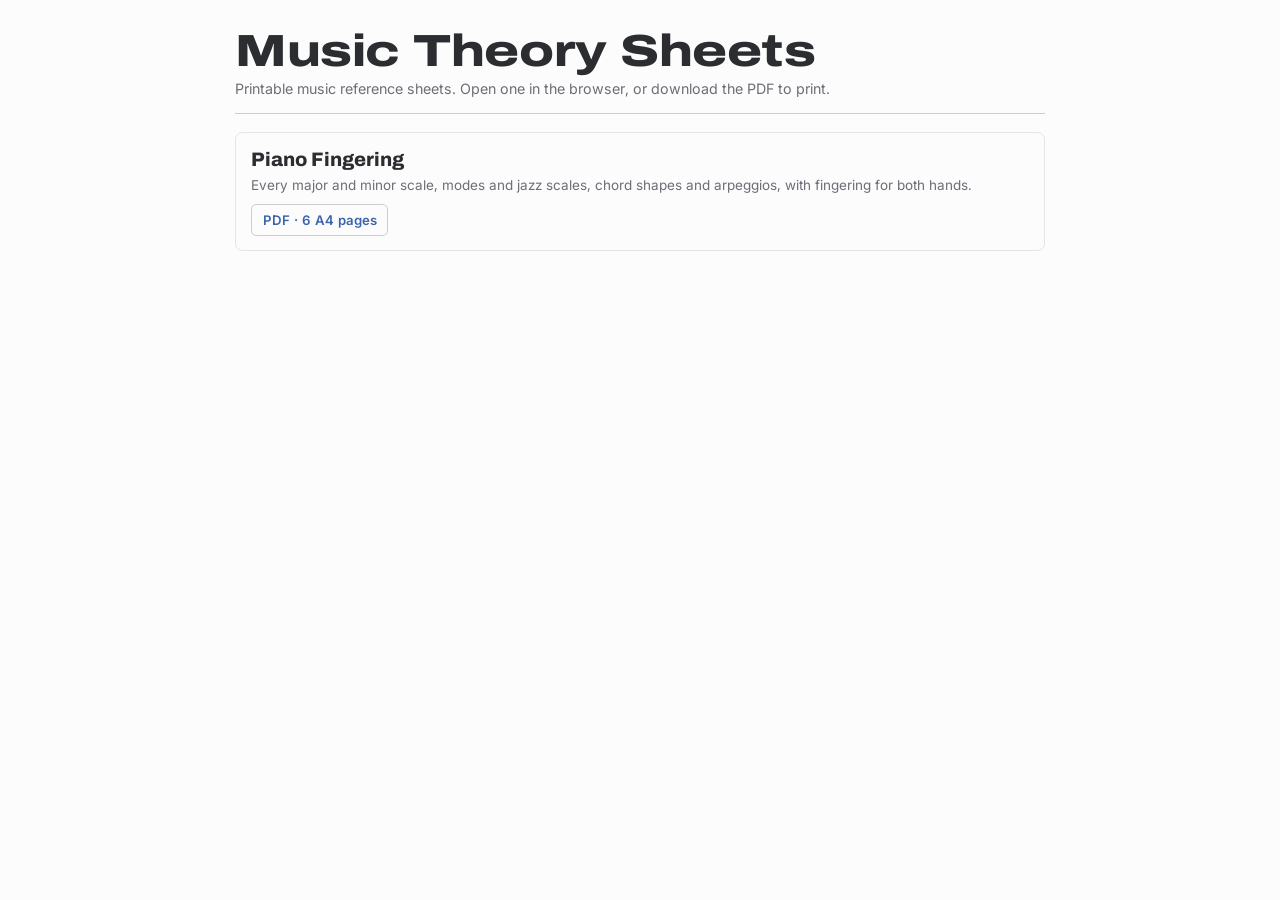
<file: docs/index.html>
<!doctype html>
<html lang="en"><head><meta charset="utf-8">
<meta name="viewport" content="width=device-width, initial-scale=1, viewport-fit=cover">
<meta name="robots" content="noindex, nofollow">
<title>Music Theory Sheets</title>
<link rel="stylesheet" href="https://fonts.googleapis.com/css2?family=Archivo:wdth,wght@62..125,400..900&family=Inter:wght@400;500;600;700&family=Noto+Sans+Symbols+2&display=swap">
<style>/* Layout: A4-sized "pages"; each sheet module decides what goes on which page.
   Every note is drawn as a small piano key with the right-hand finger above and the left-hand finger below.
   Rows of keys sit in alternating shaded bands so each row's fingers read as one unit. */
:root {
  /* Neutral greys, low contrast; keys are soft grey-white and charcoal rather than pure white and black. */
  --paper: #fcfcfd;
  --ink: #2b2d31;
  --muted: #6b6e75;
  --rule: #e4e5e8;
  --rule-strong: #cacdd2;
  --tint: #f2f3f5;
  --ivory: #f6f7f8;
  --ivory-ink: #36383d;
  --key-edge: #c8cbd1;
  --ebony: #3d4045;
  --ebony-ink: #f5f6f7;
  --rh: #3c64ad;
  --rh-soft: #e2e8f4;
  --lh: #b04a42;
  --lh-soft: #f4e2e0;
  --mark: #c99a45;
  --f-display: "Archivo", "Helvetica Neue", Arial, sans-serif;
  --f-text: "Inter", system-ui, -apple-system, "Segoe UI", Roboto, sans-serif;
  --f-acc: "Noto Sans Symbols 2", -apple-system, "Segoe UI Symbol", "DejaVu Sans", sans-serif;
}
@media (prefers-color-scheme: dark) {
  :root:not([data-theme="light"]) {
    --paper: #18191c; --ink: #e6e7ea; --muted: #9ea2aa; --rule: #2f3136; --rule-strong: #464950; --tint: #212328;
    --ivory: #d5d7db; --ivory-ink: #26282c; --key-edge: #8b8f97; --ebony: #383a40; --ebony-ink: #e9eaed;
    --rh: #8aa8e0; --rh-soft: #27304a; --lh: #e0938a; --lh-soft: #44282a; --mark: #d9b066; color-scheme: dark;
  }
}
:root[data-theme="dark"] {
  --paper: #18191c; --ink: #e6e7ea; --muted: #9ea2aa; --rule: #2f3136; --rule-strong: #464950; --tint: #212328;
  --ivory: #d5d7db; --ivory-ink: #26282c; --key-edge: #8b8f97; --ebony: #383a40; --ebony-ink: #e9eaed;
  --rh: #8aa8e0; --rh-soft: #27304a; --lh: #e0938a; --lh-soft: #44282a; --mark: #d9b066; color-scheme: dark;
}
body { background: var(--paper); color: var(--ink); }

.sheet {
  font-family: var(--f-text);
  font-size: 15px;
  line-height: 1.4;
  max-width: 54em;
  margin: 0 auto;
  padding-block: 2em 3em;
  padding-left: max(16px, env(safe-area-inset-left, 0px));
  padding-right: max(16px, env(safe-area-inset-right, 0px));
  font-variant-numeric: tabular-nums;
}
.page { display: flex; flex-direction: column; gap: .55em; }
.page > * { flex-shrink: 0; }
.page + .page { margin-top: 3em; padding-top: 2em; border-top: 1px solid var(--rule); }
.runhead { display: none; }

h1, h2, h3, h4 { font-family: var(--f-display); margin: 0; text-wrap: balance; }
h1 { font-size: 3em; font-weight: 800; font-stretch: 125%; letter-spacing: -.01em; line-height: .95; }
h2 { font-size: 1.45em; font-weight: 800; font-stretch: 112%; margin-top: .55em; letter-spacing: -.005em; }
h3 { font-size: .78em; font-weight: 700; text-transform: uppercase; letter-spacing: .08em; color: var(--muted); font-stretch: 100%; }
h4 { font-size: .74em; font-weight: 700; text-transform: uppercase; letter-spacing: .08em; color: var(--muted); margin-bottom: .25em; }
p { margin: 0; }
.sub { color: var(--muted); margin-top: .45em; font-size: .95em; }
.lead { font-size: .86em; color: var(--muted); max-width: 70ch; }
.lead b { color: var(--ink); }
.foot { font-size: .74em; color: var(--muted); margin-top: .3em; }
ul { margin: 0; padding-left: 1.05em; display: grid; gap: .2em; font-size: .84em; }
i { font-style: normal; }
i.rh, .lab.rh { color: var(--rh); font-weight: 700; }
i.lh, .lab.lh { color: var(--lh); font-weight: 700; }
.acc { font-family: var(--f-acc); font-size: .9em; line-height: 1; font-weight: 400; margin-left: -.06em; margin-right: -.05em; }

/* header */
.top { display: flex; flex-wrap: wrap; justify-content: space-between; align-items: flex-end; gap: 1.2em 2em; padding-bottom: .9em; border-bottom: 1.5px solid var(--rule-strong); }
.title { min-width: 0; }
.legend { display: flex; gap: 1.2em 2em; align-items: center; flex-wrap: wrap; }
.legend-l { display: grid; gap: .55em; justify-items: start; }
.thumbnote { display: flex; align-items: center; gap: .3em; font-size: .78em; color: var(--muted); }
.thumbnote span:last-child { margin-left: .25em; }
.fingers { display: grid; grid-template-columns: repeat(5, auto); gap: .3em; font-size: .78em; color: var(--muted); }
.fingers span { display: flex; flex-direction: column; align-items: center; gap: .1em; padding: .3em .45em; background: var(--tint); border-radius: .35em; }
.fingers b { font-size: 1.5em; color: var(--ink); font-family: var(--f-display); line-height: 1; }
/* sample key with its three labels lined up beside the right-hand finger, key and left-hand finger */
.howto { display: grid; grid-template-columns: auto auto; column-gap: .7em; align-items: stretch; }
.howto .c { font-size: 1.15em; }
.howto-t { display: grid; grid-template-rows: repeat(3, 1fr); align-items: center; font-size: .76em; color: var(--muted); line-height: 1.2; white-space: nowrap; }

.notes2 { display: grid; grid-template-columns: 1fr 1fr; gap: .4em 1.6em; padding: .7em 0 .2em; }
.notes2.tight { padding-top: .1em; }
.notes2 > div { min-width: 0; }

/* note cells: finger above, key, finger below */
.cells { display: grid; grid-template-columns: repeat(var(--n), minmax(1.7em, 2.75em)); gap: .3em; min-width: 0; }
.c { display: grid; grid-template-rows: 1.26em 1.6em 1.26em; row-gap: .1em; justify-items: center; align-items: center; text-align: center; }
.c-rh { grid-template-rows: 1.26em 1.6em; }
.c-lh { grid-template-rows: 1.6em 1.26em; }
.n {
  width: 100%; height: 100%; display: flex; align-items: center; justify-content: center;
  font-weight: 600; font-size: .86em; border: 1px solid var(--key-edge); border-radius: 0 0 .3em .3em;
  background: var(--ivory); color: var(--ivory-ink); box-sizing: border-box; white-space: nowrap;
}
.n.blk { background: var(--ebony); color: var(--ebony-ink); border-color: var(--ebony); }
.n.mk { border-color: var(--mark); box-shadow: inset 0 0 0 2px var(--mark); }
.f { font-weight: 700; font-size: 1em; line-height: 1; display: inline-flex; align-items: center; justify-content: center; width: 1.28em; height: 1.28em; border-radius: 50%; box-sizing: border-box; }
.f.rh { color: var(--rh); }
.f.lh { color: var(--lh); }
.f.th { position: relative; }
.f.th > span { position: relative; }
.f .ring { position: absolute; inset: 0; width: 100%; height: 100%; overflow: visible; }
.f .ring circle { stroke-width: 1.6; }
.f.th.rh .ring circle { fill: var(--rh-soft); stroke: var(--rh); }
.f.th.lh .ring circle { fill: var(--lh-soft); stroke: var(--lh); }

/* scale tables */
.srow, .shead { --cw: calc(8 * 2.75em + 7 * .3em); display: grid; grid-template-columns: 5.4em var(--cw) auto; justify-content: start; align-items: center; column-gap: 1.3em; padding-inline: .5em; }
.srow { padding-block: .22em; border-radius: .4em; }
.shead { font-size: .7em; --cw: calc((8 * 2.75em + 7 * .3em) / .7); grid-template-columns: calc(5.4em / .7) var(--cw) auto; column-gap: calc(1.3em / .7); padding: .2em calc(.5em / .7) .25em; color: var(--muted); text-transform: uppercase; letter-spacing: .06em; border-bottom: 1px solid var(--rule); }
.shead span:nth-child(2) { text-transform: none; letter-spacing: 0; }
.grp { display: grid; gap: .2em; padding: .25em 0; border-bottom: 1px solid var(--rule); }
.alt { background: var(--tint); }
.key { display: flex; flex-direction: column; line-height: 1.05; min-width: 0; }
.key b { font-family: var(--f-display); font-weight: 800; font-size: 1.3em; font-stretch: 110%; }
.key small { font-size: .66em; color: var(--muted); white-space: nowrap; }
.four { display: grid; gap: .1em; font-size: .8em; white-space: nowrap; }
.four i { font-size: .82em; margin-right: .2em; }

.chrom { padding: .2em 0; }
.chrom .cells { --n: 13; }

/* melodic */
.mels { display: grid; grid-template-columns: 1fr 1fr; gap: .8em 1.6em; }
.mel { display: grid; gap: .45em; min-width: 0; }
.mel-k { font-weight: 700; font-size: .84em; }
.mel-r { display: grid; grid-template-columns: 2.6em minmax(0, 1fr); align-items: end; gap: .4em; }
.dir { font-size: .7em; color: var(--muted); text-transform: uppercase; letter-spacing: .06em; padding-bottom: .5em; }

/* tables */
.tscroll { overflow-x: auto; }
.tt { border-collapse: collapse; width: 100%; font-size: .8em; }
.tt th, .tt td { text-align: left; padding: .26em .7em .26em 0; border-bottom: 1px solid var(--rule); vertical-align: baseline; white-space: nowrap; }
.tt thead th { font-size: .82em; color: var(--muted); text-transform: uppercase; letter-spacing: .06em; font-weight: 600; border-bottom: 1px solid var(--rule-strong); }
.tt tbody th { font-weight: 600; }
.tt .steps { letter-spacing: .05em; color: var(--muted); }
.tt .sym { font-weight: 700; }
.tt .how { color: var(--muted); }

/* chord cards */
.cgroup { display: grid; gap: .35em; margin-top: .3em; }
.cards { display: grid; grid-template-columns: repeat(auto-fill, minmax(12em, 1fr)); gap: .5em; }
.card { border: 1px solid var(--rule); border-radius: .45em; padding: .45em .6em .4em; display: grid; gap: .25em; min-width: 0; }
.card-t { display: flex; justify-content: space-between; gap: .5em; font-size: .78em; align-items: baseline; }
.card-t span { color: var(--muted); font-size: .92em; }
.card .cells { grid-template-columns: repeat(var(--n), 2.4em); }

/* extended */
.ext { display: grid; grid-template-columns: 1fr 1fr; gap: 0 1.6em; }
.erow { display: grid; grid-template-columns: 4.6em auto auto; justify-content: start; gap: .3em 1em; align-items: center; padding: .2em 0; border-bottom: 1px solid var(--rule); min-width: 0; }
.ehand { display: flex; align-items: center; gap: .4em; }
.ehand .cells { grid-template-columns: repeat(var(--n), 2.3em); }
.lab { font-size: .7em; letter-spacing: .05em; }

/* the seven white keys, each labelled with the mode it starts */
.whitemodes { display: grid; grid-template-columns: repeat(7, minmax(0, 1fr)); gap: .3em; padding: 0; max-width: 34em; }
.wm { display: grid; justify-items: center; align-content: start; gap: .1em; text-align: center; min-width: 0; }
.wm .c { width: 2.75em; }
.wm b { font-size: .8em; }
.wm small { font-size: .66em; color: var(--muted); line-height: 1; min-height: 1em; }

/* modes, jazz scales and more scales: name and formula, keys, sound */
.mrow, .xrow { display: grid; grid-template-columns: 10em var(--cw) minmax(0, 1fr); align-items: center; column-gap: 1.3em; padding-inline: .5em; }
.mrow { --cw: calc(8 * 2.75em + 7 * .3em); padding-block: .22em; border-radius: .4em; }
.xrow { --cw: calc(9 * 2.75em + 8 * .3em); padding-block: .3em; border-radius: .4em; }
.mgrp { display: grid; gap: .2em; padding: .25em 0; }
.mname { display: grid; gap: .12em; line-height: 1.15; min-width: 0; }
.mname b { font-family: var(--f-display); font-weight: 800; font-size: 1.05em; }
.mname .formula { font-size: .76em; letter-spacing: .02em; color: var(--muted); }
.mname .formula b { font-family: var(--f-text); font-size: 1em; font-weight: 700; color: var(--ink); }
.mname small { font-size: .7em; color: var(--muted); }
.msound { font-size: .76em; color: var(--muted); }
.msound .steps { letter-spacing: .04em; color: var(--ink); }
.c-none { grid-template-rows: 1.6em; }

/* arpeggios */
/* arpeggios: major list, minor list, and a side column with inversions and notes */
.arps { display: grid; grid-template-columns: auto auto minmax(0, 1fr); gap: 0 1.6em; }
.arps > div { display: grid; gap: .25em; align-content: start; min-width: 0; }
.arow { display: grid; grid-template-columns: 3.4em auto; justify-content: start; gap: .9em; align-items: center; padding: .22em .5em; border-radius: .4em; min-width: 0; }
.arow .cells { grid-template-columns: repeat(4, 2.75em); }
.arps > .arp-side { gap: .45em; }
.arp-side .card .cells { grid-template-columns: repeat(4, 2.4em); }
.arp-side .foot { margin: 0; }

/* chord types as two side-by-side tables */
.tt2 { display: grid; grid-template-columns: 1fr 1fr; gap: 0 1.6em; }
.tt2 > * { min-width: 0; }
.tt.ct2 { font-size: .74em; }
.two8 { display: grid; grid-template-columns: 1fr 1fr; gap: .5em 2em; padding: .35em 0 .5em; border-bottom: 1px solid var(--rule); }
.ex { display: grid; gap: .25em; min-width: 0; justify-items: start; }
.ex-t { font-size: .8em; }
.ex .cells { grid-template-columns: repeat(var(--n), 2.4em); }
.ex-c { font-size: .74em; color: var(--muted); }
.ex-c i { font-size: .9em; }

/* web: each section opens from its title; sections start closed */
.sec-controls { display: flex; gap: .5em; justify-content: flex-end; margin: 1.4em 0 .4em; }
.sec-controls button { font: inherit; font-size: .8em; color: var(--ink); background: var(--tint); border: 1px solid var(--rule-strong); border-radius: .4em; padding: .35em .8em; cursor: pointer; }
.sec-controls button:hover { background: var(--rule); }
.sec-controls button:focus-visible, details.sec > summary:focus-visible { outline: 2px solid var(--rh); outline-offset: 2px; }
details.sec { border-top: 1px solid var(--rule); }
details.sec:last-of-type { border-bottom: 1px solid var(--rule); }
details.sec > summary { list-style: none; cursor: pointer; position: relative; display: flex; flex-wrap: wrap; align-items: baseline; gap: .15em .9em; padding: .8em 2em .8em 0; }
details.sec > summary::-webkit-details-marker { display: none; }
details.sec > summary::after { content: ""; position: absolute; right: .4em; top: 50%; width: .5em; height: .5em; border-right: 2px solid var(--muted); border-bottom: 2px solid var(--muted); transform: translateY(-70%) rotate(45deg); transition: transform .15s; }
details.sec[open] > summary::after { transform: translateY(-25%) rotate(-135deg); }
details.sec > summary h2 { margin: 0; }
details.sec > summary:hover h2 { text-decoration: underline; text-decoration-thickness: 1px; text-underline-offset: .2em; }
.hint { font-size: .82em; color: var(--muted); }
.sec-body { display: flex; flex-direction: column; gap: .55em; padding: .1em 0 1.6em; }
.sec-body > * { flex-shrink: 0; }
@media (prefers-reduced-motion: reduce) { details.sec > summary::after { transition: none; } }
@media print { .sec-controls { display: none; } }

/* top bar on the GitHub Pages version of a sheet */
.sitenav {
  position: sticky; top: env(safe-area-inset-top, 0px); z-index: 5;
  display: flex; justify-content: space-between; align-items: center; gap: .8em 1.5em; flex-wrap: wrap;
  margin: -1.2em 0 1.4em; padding: .7em 0; background: var(--paper); border-bottom: 1px solid var(--rule);
}
.sitenav .back { color: var(--ink); font-weight: 600; font-size: .9em; text-decoration: none; }
.sitenav .back:hover, .sitenav .back:focus-visible { text-decoration: underline; }
@media print { .sitenav { display: none; } }

/* site index */
.sheets { list-style: none; padding: 0; margin: 1.2em 0 0; display: grid; gap: .6em; font-size: 1em; }
.sheets li { display: flex; flex-wrap: wrap; justify-content: space-between; align-items: center; gap: .6em 1.5em; padding: .9em 1em; border: 1px solid var(--rule); border-radius: .5em; }
.sheets li > div { min-width: 0; }
.sheet-link { font-family: var(--f-display); font-weight: 800; font-size: 1.3em; color: var(--ink); text-decoration: none; }
.sheet-link:hover, .sheet-link:focus-visible { text-decoration: underline; }
.sheets p { margin: .2em 0 0; color: var(--muted); font-size: .9em; }
.pdf { font-size: .88em; color: var(--rh); font-weight: 600; text-decoration: none; padding: .45em .8em; border: 1px solid var(--rule-strong); border-radius: .4em; white-space: nowrap; }
.pdf:hover, .pdf:focus-visible { background: var(--tint); }

@media (max-width: 640px) {
  .sheet:not(.print) { font-size: 13px; }
  .sheet:not(.print) .notes2, .sheet:not(.print) .mels, .sheet:not(.print) .arps { grid-template-columns: 1fr; }
  .sheet:not(.print) .srow { grid-template-columns: 4.3em minmax(0, 1fr); column-gap: .8em; }
  .sheet:not(.print) .four { grid-column: 2; display: flex; gap: 1em; }
  .sheet:not(.print) .shead { grid-template-columns: calc(4.3em / .7) minmax(0, 1fr); column-gap: calc(.8em / .7); }
  .sheet:not(.print) .shead span:last-child { display: none; }
  .sheet:not(.print) .ext, .sheet:not(.print) .two8 { grid-template-columns: 1fr; }
  .sheet:not(.print) .mrow, .sheet:not(.print) .xrow { grid-template-columns: minmax(0, 1fr); row-gap: .35em; }
  .sheet:not(.print) .whitemodes { gap: .15em; }
  .sheet:not(.print) .tt2 { grid-template-columns: 1fr; }
  .sheet:not(.print) h1 { font-size: 2.4em; }
}
@media (max-width: 420px) {
  .sheet:not(.print) { font-size: 12px; }
}

/* ---------- fixed A4 pages for the PDF (595 x 842 pt) ---------- */
.sheet.print {
  --paper: #ffffff; --ink: #2b2d31; --muted: #64676e; --rule: #e3e4e7; --rule-strong: #c8cbd0; --tint: #f2f3f5;
  --ivory: #f7f8f9; --ivory-ink: #36383d; --key-edge: #c5c8ce; --ebony: #3d4045; --ebony-ink: #f6f7f8;
  --rh: #3a62aa; --rh-soft: #e1e7f3; --lh: #ad4840; --lh-soft: #f3e0de; --mark: #c99a45;
  color-scheme: light;
  font-size: 9.6px; max-width: none; padding: 0; margin: 0; color: var(--ink); background: var(--paper);
}
.print .page { width: 595px; height: 842px; box-sizing: border-box; padding: 26px 30px 22px; overflow: hidden; gap: .5em; margin: 0; border: 0; break-after: page; }
.print .page + .page { margin-top: 0; padding-top: 26px; border-top: 0; }
.print .runhead { display: flex; justify-content: space-between; font-size: .72em; color: var(--muted); text-transform: uppercase; letter-spacing: .1em; padding-bottom: .5em; border-bottom: 1px solid var(--rule); margin-bottom: .1em; }
.print .p1 .runhead { display: none; }
.print h1 { font-size: 2.5em; }
.print .top { padding-bottom: .7em; flex-wrap: nowrap; gap: 1.6em; }
.print .title { flex: 1 1 auto; }
.print .legend { flex: none; gap: 1.5em; }
.print .notes2 { padding: .45em 0 0; }
.print .lead { max-width: none; }
.print h2 { font-size: 1.5em; margin-top: .4em; }
@media print {
  .page { break-after: page; }
  .page + .page { border-top: 0; margin-top: 0; }
}
</style>
<style>body{margin:0;font-size:14px}</style></head><body><div class="sheet"><header class="top"><div class="title"><h1>Music Theory Sheets</h1><p class="sub">Printable music reference sheets. Open one in the browser, or download the PDF to print.</p></div></header><ul class="sheets"><li><div><a class="sheet-link" href="piano-fingering.html">Piano Fingering</a><p>Every major and minor scale, modes and jazz scales, chord shapes and arpeggios, with fingering for both hands.</p></div><a class="pdf" href="piano-fingering.pdf" target="_blank" rel="noopener">PDF · 6 A4 pages</a></li></ul></div></body></html>
</file>
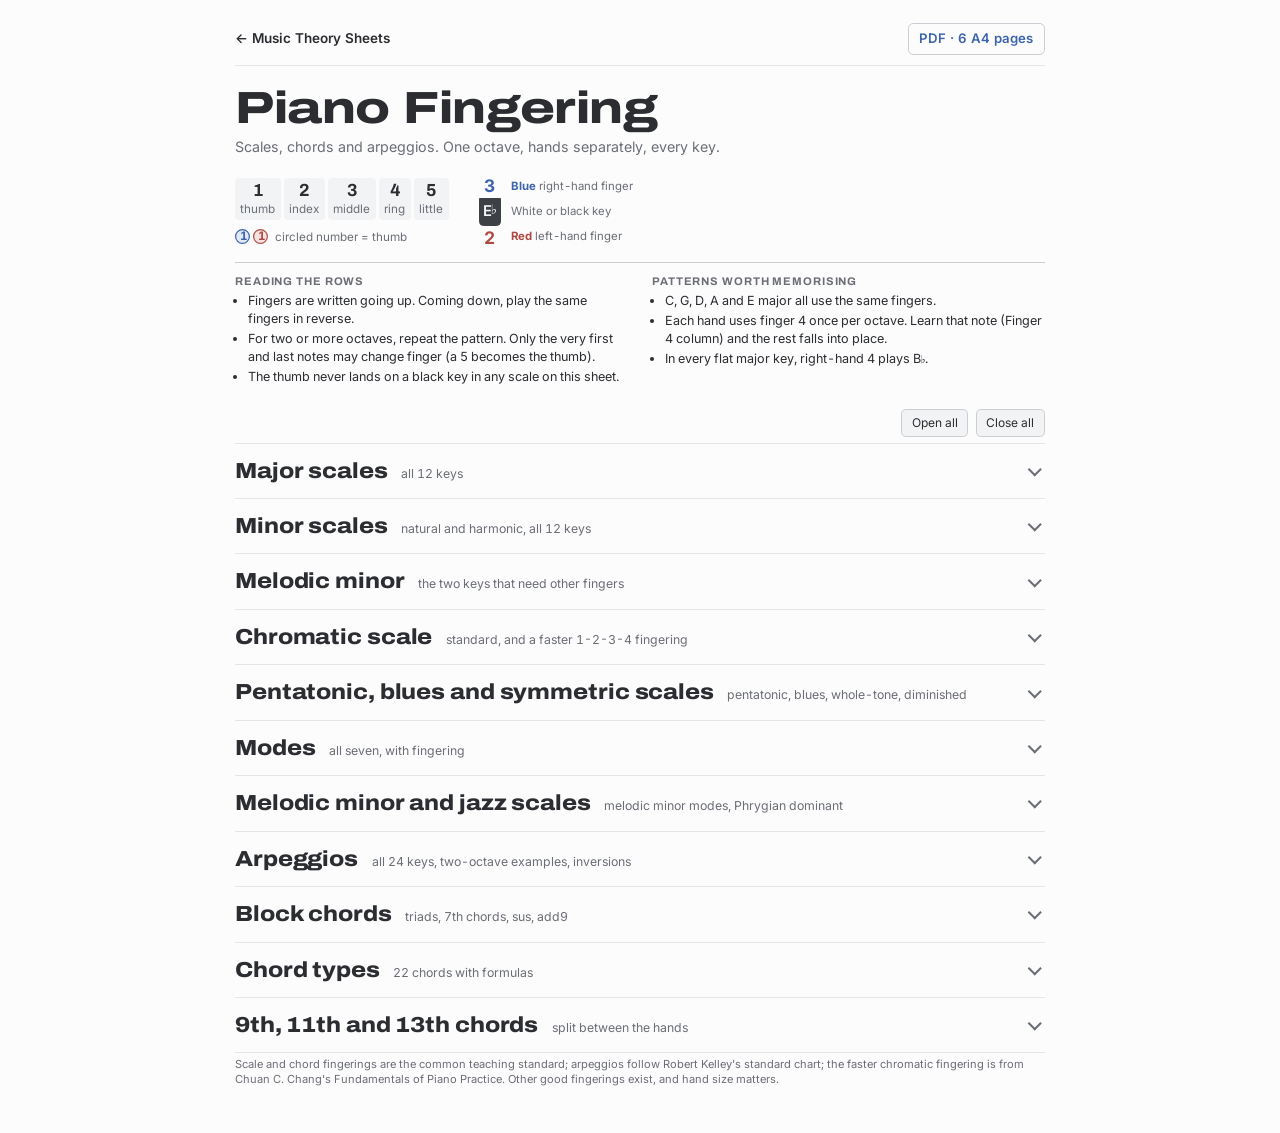
<file: docs/piano-fingering.html>
<!doctype html>
<html lang="en"><head><meta charset="utf-8">
<meta name="viewport" content="width=device-width, initial-scale=1, viewport-fit=cover">
<meta name="robots" content="noindex, nofollow">
<title>Piano Fingering Sheet</title>
<meta name="claude:viewport-fit-sides" content="cover">
<link rel="preconnect" href="https://fonts.googleapis.com">
<link rel="preconnect" href="https://fonts.gstatic.com" crossorigin>
<link rel="stylesheet" href="https://fonts.googleapis.com/css2?family=Archivo:wdth,wght@62..125,400..900&family=Inter:wght@400;500;600;700&family=Noto+Sans+Symbols+2&display=swap">
<style>/* Layout: A4-sized "pages"; each sheet module decides what goes on which page.
   Every note is drawn as a small piano key with the right-hand finger above and the left-hand finger below.
   Rows of keys sit in alternating shaded bands so each row's fingers read as one unit. */
:root {
  /* Neutral greys, low contrast; keys are soft grey-white and charcoal rather than pure white and black. */
  --paper: #fcfcfd;
  --ink: #2b2d31;
  --muted: #6b6e75;
  --rule: #e4e5e8;
  --rule-strong: #cacdd2;
  --tint: #f2f3f5;
  --ivory: #f6f7f8;
  --ivory-ink: #36383d;
  --key-edge: #c8cbd1;
  --ebony: #3d4045;
  --ebony-ink: #f5f6f7;
  --rh: #3c64ad;
  --rh-soft: #e2e8f4;
  --lh: #b04a42;
  --lh-soft: #f4e2e0;
  --mark: #c99a45;
  --f-display: "Archivo", "Helvetica Neue", Arial, sans-serif;
  --f-text: "Inter", system-ui, -apple-system, "Segoe UI", Roboto, sans-serif;
  --f-acc: "Noto Sans Symbols 2", -apple-system, "Segoe UI Symbol", "DejaVu Sans", sans-serif;
}
@media (prefers-color-scheme: dark) {
  :root:not([data-theme="light"]) {
    --paper: #18191c; --ink: #e6e7ea; --muted: #9ea2aa; --rule: #2f3136; --rule-strong: #464950; --tint: #212328;
    --ivory: #d5d7db; --ivory-ink: #26282c; --key-edge: #8b8f97; --ebony: #383a40; --ebony-ink: #e9eaed;
    --rh: #8aa8e0; --rh-soft: #27304a; --lh: #e0938a; --lh-soft: #44282a; --mark: #d9b066; color-scheme: dark;
  }
}
:root[data-theme="dark"] {
  --paper: #18191c; --ink: #e6e7ea; --muted: #9ea2aa; --rule: #2f3136; --rule-strong: #464950; --tint: #212328;
  --ivory: #d5d7db; --ivory-ink: #26282c; --key-edge: #8b8f97; --ebony: #383a40; --ebony-ink: #e9eaed;
  --rh: #8aa8e0; --rh-soft: #27304a; --lh: #e0938a; --lh-soft: #44282a; --mark: #d9b066; color-scheme: dark;
}
body { background: var(--paper); color: var(--ink); }

.sheet {
  font-family: var(--f-text);
  font-size: 15px;
  line-height: 1.4;
  max-width: 54em;
  margin: 0 auto;
  padding-block: 2em 3em;
  padding-left: max(16px, env(safe-area-inset-left, 0px));
  padding-right: max(16px, env(safe-area-inset-right, 0px));
  font-variant-numeric: tabular-nums;
}
.page { display: flex; flex-direction: column; gap: .55em; }
.page > * { flex-shrink: 0; }
.page + .page { margin-top: 3em; padding-top: 2em; border-top: 1px solid var(--rule); }
.runhead { display: none; }

h1, h2, h3, h4 { font-family: var(--f-display); margin: 0; text-wrap: balance; }
h1 { font-size: 3em; font-weight: 800; font-stretch: 125%; letter-spacing: -.01em; line-height: .95; }
h2 { font-size: 1.45em; font-weight: 800; font-stretch: 112%; margin-top: .55em; letter-spacing: -.005em; }
h3 { font-size: .78em; font-weight: 700; text-transform: uppercase; letter-spacing: .08em; color: var(--muted); font-stretch: 100%; }
h4 { font-size: .74em; font-weight: 700; text-transform: uppercase; letter-spacing: .08em; color: var(--muted); margin-bottom: .25em; }
p { margin: 0; }
.sub { color: var(--muted); margin-top: .45em; font-size: .95em; }
.lead { font-size: .86em; color: var(--muted); max-width: 70ch; }
.lead b { color: var(--ink); }
.foot { font-size: .74em; color: var(--muted); margin-top: .3em; }
ul { margin: 0; padding-left: 1.05em; display: grid; gap: .2em; font-size: .84em; }
i { font-style: normal; }
i.rh, .lab.rh { color: var(--rh); font-weight: 700; }
i.lh, .lab.lh { color: var(--lh); font-weight: 700; }
.acc { font-family: var(--f-acc); font-size: .9em; line-height: 1; font-weight: 400; margin-left: -.06em; margin-right: -.05em; }

/* header */
.top { display: flex; flex-wrap: wrap; justify-content: space-between; align-items: flex-end; gap: 1.2em 2em; padding-bottom: .9em; border-bottom: 1.5px solid var(--rule-strong); }
.title { min-width: 0; }
.legend { display: flex; gap: 1.2em 2em; align-items: center; flex-wrap: wrap; }
.legend-l { display: grid; gap: .55em; justify-items: start; }
.thumbnote { display: flex; align-items: center; gap: .3em; font-size: .78em; color: var(--muted); }
.thumbnote span:last-child { margin-left: .25em; }
.fingers { display: grid; grid-template-columns: repeat(5, auto); gap: .3em; font-size: .78em; color: var(--muted); }
.fingers span { display: flex; flex-direction: column; align-items: center; gap: .1em; padding: .3em .45em; background: var(--tint); border-radius: .35em; }
.fingers b { font-size: 1.5em; color: var(--ink); font-family: var(--f-display); line-height: 1; }
/* sample key with its three labels lined up beside the right-hand finger, key and left-hand finger */
.howto { display: grid; grid-template-columns: auto auto; column-gap: .7em; align-items: stretch; }
.howto .c { font-size: 1.15em; }
.howto-t { display: grid; grid-template-rows: repeat(3, 1fr); align-items: center; font-size: .76em; color: var(--muted); line-height: 1.2; white-space: nowrap; }

.notes2 { display: grid; grid-template-columns: 1fr 1fr; gap: .4em 1.6em; padding: .7em 0 .2em; }
.notes2.tight { padding-top: .1em; }
.notes2 > div { min-width: 0; }

/* note cells: finger above, key, finger below */
.cells { display: grid; grid-template-columns: repeat(var(--n), minmax(1.7em, 2.75em)); gap: .3em; min-width: 0; }
.c { display: grid; grid-template-rows: 1.26em 1.6em 1.26em; row-gap: .1em; justify-items: center; align-items: center; text-align: center; }
.c-rh { grid-template-rows: 1.26em 1.6em; }
.c-lh { grid-template-rows: 1.6em 1.26em; }
.n {
  width: 100%; height: 100%; display: flex; align-items: center; justify-content: center;
  font-weight: 600; font-size: .86em; border: 1px solid var(--key-edge); border-radius: 0 0 .3em .3em;
  background: var(--ivory); color: var(--ivory-ink); box-sizing: border-box; white-space: nowrap;
}
.n.blk { background: var(--ebony); color: var(--ebony-ink); border-color: var(--ebony); }
.n.mk { border-color: var(--mark); box-shadow: inset 0 0 0 2px var(--mark); }
.f { font-weight: 700; font-size: 1em; line-height: 1; display: inline-flex; align-items: center; justify-content: center; width: 1.28em; height: 1.28em; border-radius: 50%; box-sizing: border-box; }
.f.rh { color: var(--rh); }
.f.lh { color: var(--lh); }
.f.th { position: relative; }
.f.th > span { position: relative; }
.f .ring { position: absolute; inset: 0; width: 100%; height: 100%; overflow: visible; }
.f .ring circle { stroke-width: 1.6; }
.f.th.rh .ring circle { fill: var(--rh-soft); stroke: var(--rh); }
.f.th.lh .ring circle { fill: var(--lh-soft); stroke: var(--lh); }

/* scale tables */
.srow, .shead { --cw: calc(8 * 2.75em + 7 * .3em); display: grid; grid-template-columns: 5.4em var(--cw) auto; justify-content: start; align-items: center; column-gap: 1.3em; padding-inline: .5em; }
.srow { padding-block: .22em; border-radius: .4em; }
.shead { font-size: .7em; --cw: calc((8 * 2.75em + 7 * .3em) / .7); grid-template-columns: calc(5.4em / .7) var(--cw) auto; column-gap: calc(1.3em / .7); padding: .2em calc(.5em / .7) .25em; color: var(--muted); text-transform: uppercase; letter-spacing: .06em; border-bottom: 1px solid var(--rule); }
.shead span:nth-child(2) { text-transform: none; letter-spacing: 0; }
.grp { display: grid; gap: .2em; padding: .25em 0; border-bottom: 1px solid var(--rule); }
.alt { background: var(--tint); }
.key { display: flex; flex-direction: column; line-height: 1.05; min-width: 0; }
.key b { font-family: var(--f-display); font-weight: 800; font-size: 1.3em; font-stretch: 110%; }
.key small { font-size: .66em; color: var(--muted); white-space: nowrap; }
.four { display: grid; gap: .1em; font-size: .8em; white-space: nowrap; }
.four i { font-size: .82em; margin-right: .2em; }

.chrom { padding: .2em 0; }
.chrom .cells { --n: 13; }

/* melodic */
.mels { display: grid; grid-template-columns: 1fr 1fr; gap: .8em 1.6em; }
.mel { display: grid; gap: .45em; min-width: 0; }
.mel-k { font-weight: 700; font-size: .84em; }
.mel-r { display: grid; grid-template-columns: 2.6em minmax(0, 1fr); align-items: end; gap: .4em; }
.dir { font-size: .7em; color: var(--muted); text-transform: uppercase; letter-spacing: .06em; padding-bottom: .5em; }

/* tables */
.tscroll { overflow-x: auto; }
.tt { border-collapse: collapse; width: 100%; font-size: .8em; }
.tt th, .tt td { text-align: left; padding: .26em .7em .26em 0; border-bottom: 1px solid var(--rule); vertical-align: baseline; white-space: nowrap; }
.tt thead th { font-size: .82em; color: var(--muted); text-transform: uppercase; letter-spacing: .06em; font-weight: 600; border-bottom: 1px solid var(--rule-strong); }
.tt tbody th { font-weight: 600; }
.tt .steps { letter-spacing: .05em; color: var(--muted); }
.tt .sym { font-weight: 700; }
.tt .how { color: var(--muted); }

/* chord cards */
.cgroup { display: grid; gap: .35em; margin-top: .3em; }
.cards { display: grid; grid-template-columns: repeat(auto-fill, minmax(12em, 1fr)); gap: .5em; }
.card { border: 1px solid var(--rule); border-radius: .45em; padding: .45em .6em .4em; display: grid; gap: .25em; min-width: 0; }
.card-t { display: flex; justify-content: space-between; gap: .5em; font-size: .78em; align-items: baseline; }
.card-t span { color: var(--muted); font-size: .92em; }
.card .cells { grid-template-columns: repeat(var(--n), 2.4em); }

/* extended */
.ext { display: grid; grid-template-columns: 1fr 1fr; gap: 0 1.6em; }
.erow { display: grid; grid-template-columns: 4.6em auto auto; justify-content: start; gap: .3em 1em; align-items: center; padding: .2em 0; border-bottom: 1px solid var(--rule); min-width: 0; }
.ehand { display: flex; align-items: center; gap: .4em; }
.ehand .cells { grid-template-columns: repeat(var(--n), 2.3em); }
.lab { font-size: .7em; letter-spacing: .05em; }

/* the seven white keys, each labelled with the mode it starts */
.whitemodes { display: grid; grid-template-columns: repeat(7, minmax(0, 1fr)); gap: .3em; padding: 0; max-width: 34em; }
.wm { display: grid; justify-items: center; align-content: start; gap: .1em; text-align: center; min-width: 0; }
.wm .c { width: 2.75em; }
.wm b { font-size: .8em; }
.wm small { font-size: .66em; color: var(--muted); line-height: 1; min-height: 1em; }

/* modes, jazz scales and more scales: name and formula, keys, sound */
.mrow, .xrow { display: grid; grid-template-columns: 10em var(--cw) minmax(0, 1fr); align-items: center; column-gap: 1.3em; padding-inline: .5em; }
.mrow { --cw: calc(8 * 2.75em + 7 * .3em); padding-block: .22em; border-radius: .4em; }
.xrow { --cw: calc(9 * 2.75em + 8 * .3em); padding-block: .3em; border-radius: .4em; }
.mgrp { display: grid; gap: .2em; padding: .25em 0; }
.mname { display: grid; gap: .12em; line-height: 1.15; min-width: 0; }
.mname b { font-family: var(--f-display); font-weight: 800; font-size: 1.05em; }
.mname .formula { font-size: .76em; letter-spacing: .02em; color: var(--muted); }
.mname .formula b { font-family: var(--f-text); font-size: 1em; font-weight: 700; color: var(--ink); }
.mname small { font-size: .7em; color: var(--muted); }
.msound { font-size: .76em; color: var(--muted); }
.msound .steps { letter-spacing: .04em; color: var(--ink); }
.c-none { grid-template-rows: 1.6em; }

/* arpeggios */
/* arpeggios: major list, minor list, and a side column with inversions and notes */
.arps { display: grid; grid-template-columns: auto auto minmax(0, 1fr); gap: 0 1.6em; }
.arps > div { display: grid; gap: .25em; align-content: start; min-width: 0; }
.arow { display: grid; grid-template-columns: 3.4em auto; justify-content: start; gap: .9em; align-items: center; padding: .22em .5em; border-radius: .4em; min-width: 0; }
.arow .cells { grid-template-columns: repeat(4, 2.75em); }
.arps > .arp-side { gap: .45em; }
.arp-side .card .cells { grid-template-columns: repeat(4, 2.4em); }
.arp-side .foot { margin: 0; }

/* chord types as two side-by-side tables */
.tt2 { display: grid; grid-template-columns: 1fr 1fr; gap: 0 1.6em; }
.tt2 > * { min-width: 0; }
.tt.ct2 { font-size: .74em; }
.two8 { display: grid; grid-template-columns: 1fr 1fr; gap: .5em 2em; padding: .35em 0 .5em; border-bottom: 1px solid var(--rule); }
.ex { display: grid; gap: .25em; min-width: 0; justify-items: start; }
.ex-t { font-size: .8em; }
.ex .cells { grid-template-columns: repeat(var(--n), 2.4em); }
.ex-c { font-size: .74em; color: var(--muted); }
.ex-c i { font-size: .9em; }

/* web: each section opens from its title; sections start closed */
.sec-controls { display: flex; gap: .5em; justify-content: flex-end; margin: 1.4em 0 .4em; }
.sec-controls button { font: inherit; font-size: .8em; color: var(--ink); background: var(--tint); border: 1px solid var(--rule-strong); border-radius: .4em; padding: .35em .8em; cursor: pointer; }
.sec-controls button:hover { background: var(--rule); }
.sec-controls button:focus-visible, details.sec > summary:focus-visible { outline: 2px solid var(--rh); outline-offset: 2px; }
details.sec { border-top: 1px solid var(--rule); }
details.sec:last-of-type { border-bottom: 1px solid var(--rule); }
details.sec > summary { list-style: none; cursor: pointer; position: relative; display: flex; flex-wrap: wrap; align-items: baseline; gap: .15em .9em; padding: .8em 2em .8em 0; }
details.sec > summary::-webkit-details-marker { display: none; }
details.sec > summary::after { content: ""; position: absolute; right: .4em; top: 50%; width: .5em; height: .5em; border-right: 2px solid var(--muted); border-bottom: 2px solid var(--muted); transform: translateY(-70%) rotate(45deg); transition: transform .15s; }
details.sec[open] > summary::after { transform: translateY(-25%) rotate(-135deg); }
details.sec > summary h2 { margin: 0; }
details.sec > summary:hover h2 { text-decoration: underline; text-decoration-thickness: 1px; text-underline-offset: .2em; }
.hint { font-size: .82em; color: var(--muted); }
.sec-body { display: flex; flex-direction: column; gap: .55em; padding: .1em 0 1.6em; }
.sec-body > * { flex-shrink: 0; }
@media (prefers-reduced-motion: reduce) { details.sec > summary::after { transition: none; } }
@media print { .sec-controls { display: none; } }

/* top bar on the GitHub Pages version of a sheet */
.sitenav {
  position: sticky; top: env(safe-area-inset-top, 0px); z-index: 5;
  display: flex; justify-content: space-between; align-items: center; gap: .8em 1.5em; flex-wrap: wrap;
  margin: -1.2em 0 1.4em; padding: .7em 0; background: var(--paper); border-bottom: 1px solid var(--rule);
}
.sitenav .back { color: var(--ink); font-weight: 600; font-size: .9em; text-decoration: none; }
.sitenav .back:hover, .sitenav .back:focus-visible { text-decoration: underline; }
@media print { .sitenav { display: none; } }

/* site index */
.sheets { list-style: none; padding: 0; margin: 1.2em 0 0; display: grid; gap: .6em; font-size: 1em; }
.sheets li { display: flex; flex-wrap: wrap; justify-content: space-between; align-items: center; gap: .6em 1.5em; padding: .9em 1em; border: 1px solid var(--rule); border-radius: .5em; }
.sheets li > div { min-width: 0; }
.sheet-link { font-family: var(--f-display); font-weight: 800; font-size: 1.3em; color: var(--ink); text-decoration: none; }
.sheet-link:hover, .sheet-link:focus-visible { text-decoration: underline; }
.sheets p { margin: .2em 0 0; color: var(--muted); font-size: .9em; }
.pdf { font-size: .88em; color: var(--rh); font-weight: 600; text-decoration: none; padding: .45em .8em; border: 1px solid var(--rule-strong); border-radius: .4em; white-space: nowrap; }
.pdf:hover, .pdf:focus-visible { background: var(--tint); }

@media (max-width: 640px) {
  .sheet:not(.print) { font-size: 13px; }
  .sheet:not(.print) .notes2, .sheet:not(.print) .mels, .sheet:not(.print) .arps { grid-template-columns: 1fr; }
  .sheet:not(.print) .srow { grid-template-columns: 4.3em minmax(0, 1fr); column-gap: .8em; }
  .sheet:not(.print) .four { grid-column: 2; display: flex; gap: 1em; }
  .sheet:not(.print) .shead { grid-template-columns: calc(4.3em / .7) minmax(0, 1fr); column-gap: calc(.8em / .7); }
  .sheet:not(.print) .shead span:last-child { display: none; }
  .sheet:not(.print) .ext, .sheet:not(.print) .two8 { grid-template-columns: 1fr; }
  .sheet:not(.print) .mrow, .sheet:not(.print) .xrow { grid-template-columns: minmax(0, 1fr); row-gap: .35em; }
  .sheet:not(.print) .whitemodes { gap: .15em; }
  .sheet:not(.print) .tt2 { grid-template-columns: 1fr; }
  .sheet:not(.print) h1 { font-size: 2.4em; }
}
@media (max-width: 420px) {
  .sheet:not(.print) { font-size: 12px; }
}

/* ---------- fixed A4 pages for the PDF (595 x 842 pt) ---------- */
.sheet.print {
  --paper: #ffffff; --ink: #2b2d31; --muted: #64676e; --rule: #e3e4e7; --rule-strong: #c8cbd0; --tint: #f2f3f5;
  --ivory: #f7f8f9; --ivory-ink: #36383d; --key-edge: #c5c8ce; --ebony: #3d4045; --ebony-ink: #f6f7f8;
  --rh: #3a62aa; --rh-soft: #e1e7f3; --lh: #ad4840; --lh-soft: #f3e0de; --mark: #c99a45;
  color-scheme: light;
  font-size: 9.6px; max-width: none; padding: 0; margin: 0; color: var(--ink); background: var(--paper);
}
.print .page { width: 595px; height: 842px; box-sizing: border-box; padding: 26px 30px 22px; overflow: hidden; gap: .5em; margin: 0; border: 0; break-after: page; }
.print .page + .page { margin-top: 0; padding-top: 26px; border-top: 0; }
.print .runhead { display: flex; justify-content: space-between; font-size: .72em; color: var(--muted); text-transform: uppercase; letter-spacing: .1em; padding-bottom: .5em; border-bottom: 1px solid var(--rule); margin-bottom: .1em; }
.print .p1 .runhead { display: none; }
.print h1 { font-size: 2.5em; }
.print .top { padding-bottom: .7em; flex-wrap: nowrap; gap: 1.6em; }
.print .title { flex: 1 1 auto; }
.print .legend { flex: none; gap: 1.5em; }
.print .notes2 { padding: .45em 0 0; }
.print .lead { max-width: none; }
.print h2 { font-size: 1.5em; margin-top: .4em; }
@media print {
  .page { break-after: page; }
  .page + .page { border-top: 0; margin-top: 0; }
}
</style>
<style>body{margin:0;font-size:14px}</style></head><body><div class="sheet web">
<nav class="sitenav" aria-label="Site"><a class="back" href="index.html">← Music Theory Sheets</a><a class="pdf" href="piano-fingering.pdf" target="_blank" rel="noopener">PDF · 6 A4 pages</a></nav>

  <header class="top">
    <div class="title">
      <h1>Piano Fingering</h1>
      <p class="sub">Scales, chords and arpeggios. One octave, hands separately, every key.</p>
    </div>
    <div class="legend">
      <div class="legend-l">
        <div class="fingers">
          <span><b>1</b> thumb</span><span><b>2</b> index</span><span><b>3</b> middle</span><span><b>4</b> ring</span><span><b>5</b> little</span>
        </div>
        <div class="thumbnote"><span class="f rh th"><svg class="ring" viewBox="0 0 20 20" aria-hidden="true"><circle cx="10" cy="10" r="9.2"/></svg><span>1</span></span><span class="f lh th"><svg class="ring" viewBox="0 0 20 20" aria-hidden="true"><circle cx="10" cy="10" r="9.2"/></svg><span>1</span></span><span>circled number = thumb</span></div>
      </div>
      <div class="howto">
        <div class="c c-both"><span class="f rh">3</span><span class="n blk">E<span class="acc">♭</span></span><span class="f lh">2</span></div>
        <div class="howto-t">
          <span><i class="rh">Blue</i> right-hand finger</span>
          <span>White or black key</span>
          <span><i class="lh">Red</i> left-hand finger</span>
        </div>
      </div>
    </div>
  </header>

  <div class="notes2">
    <div>
      <h4>Reading the rows</h4>
      <ul>
        <li>Fingers are written going up. Coming down, play the same fingers in reverse.</li>
        <li>For two or more octaves, repeat the pattern. Only the very first and last notes may change finger (a 5 becomes the thumb).</li>
        <li>The thumb never lands on a black key in any scale on this sheet.</li>
      </ul>
    </div>
    <div>
      <h4>Patterns worth memorising</h4>
      <ul>
        <li>C, G, D, A and E major all use the same fingers.</li>
        <li>Each hand uses finger 4 once per octave. Learn that note (Finger 4 column) and the rest falls into place.</li>
        <li>In every flat major key, right-hand 4 plays B<span class="acc">♭</span>.</li>
      </ul>
    </div>
  </div>
<div class="sec-controls"><button type="button" id="open-all">Open all</button><button type="button" id="close-all">Close all</button></div><details class="sec" id="major-scales"><summary><h2>Major scales</h2><span class="hint">all 12 keys</span></summary><div class="sec-body">
  <div class="shead"><span>Key</span><span><i class="rh">Right hand</i> above · note · <i class="lh">left hand</i> below, going up</span><span>Finger 4</span></div>
  <div class="grp"><div class="srow"><div class="key"><b>C</b><small>no <span class="acc">♯</span> or <span class="acc">♭</span></small></div><div class="cells" style="--n:8"><div class="c c-both"><span class="f rh th"><svg class="ring" viewBox="0 0 20 20" aria-hidden="true"><circle cx="10" cy="10" r="9.2"/></svg><span>1</span></span><span class="n wht">C</span><span class="f lh">5</span></div><div class="c c-both"><span class="f rh">2</span><span class="n wht">D</span><span class="f lh">4</span></div><div class="c c-both"><span class="f rh">3</span><span class="n wht">E</span><span class="f lh">3</span></div><div class="c c-both"><span class="f rh th"><svg class="ring" viewBox="0 0 20 20" aria-hidden="true"><circle cx="10" cy="10" r="9.2"/></svg><span>1</span></span><span class="n wht">F</span><span class="f lh">2</span></div><div class="c c-both"><span class="f rh">2</span><span class="n wht">G</span><span class="f lh th"><svg class="ring" viewBox="0 0 20 20" aria-hidden="true"><circle cx="10" cy="10" r="9.2"/></svg><span>1</span></span></div><div class="c c-both"><span class="f rh">3</span><span class="n wht">A</span><span class="f lh">3</span></div><div class="c c-both"><span class="f rh">4</span><span class="n wht">B</span><span class="f lh">2</span></div><div class="c c-both"><span class="f rh">5</span><span class="n wht">C</span><span class="f lh th"><svg class="ring" viewBox="0 0 20 20" aria-hidden="true"><circle cx="10" cy="10" r="9.2"/></svg><span>1</span></span></div></div><div class="four"><span><i class="rh">RH</i> B</span><span><i class="lh">LH</i> D</span></div></div><div class="srow alt"><div class="key"><b>G</b><small>1<span class="acc">♯</span></small></div><div class="cells" style="--n:8"><div class="c c-both"><span class="f rh th"><svg class="ring" viewBox="0 0 20 20" aria-hidden="true"><circle cx="10" cy="10" r="9.2"/></svg><span>1</span></span><span class="n wht">G</span><span class="f lh">5</span></div><div class="c c-both"><span class="f rh">2</span><span class="n wht">A</span><span class="f lh">4</span></div><div class="c c-both"><span class="f rh">3</span><span class="n wht">B</span><span class="f lh">3</span></div><div class="c c-both"><span class="f rh th"><svg class="ring" viewBox="0 0 20 20" aria-hidden="true"><circle cx="10" cy="10" r="9.2"/></svg><span>1</span></span><span class="n wht">C</span><span class="f lh">2</span></div><div class="c c-both"><span class="f rh">2</span><span class="n wht">D</span><span class="f lh th"><svg class="ring" viewBox="0 0 20 20" aria-hidden="true"><circle cx="10" cy="10" r="9.2"/></svg><span>1</span></span></div><div class="c c-both"><span class="f rh">3</span><span class="n wht">E</span><span class="f lh">3</span></div><div class="c c-both"><span class="f rh">4</span><span class="n blk">F<span class="acc">♯</span></span><span class="f lh">2</span></div><div class="c c-both"><span class="f rh">5</span><span class="n wht">G</span><span class="f lh th"><svg class="ring" viewBox="0 0 20 20" aria-hidden="true"><circle cx="10" cy="10" r="9.2"/></svg><span>1</span></span></div></div><div class="four"><span><i class="rh">RH</i> F<span class="acc">♯</span></span><span><i class="lh">LH</i> A</span></div></div><div class="srow"><div class="key"><b>D</b><small>2<span class="acc">♯</span></small></div><div class="cells" style="--n:8"><div class="c c-both"><span class="f rh th"><svg class="ring" viewBox="0 0 20 20" aria-hidden="true"><circle cx="10" cy="10" r="9.2"/></svg><span>1</span></span><span class="n wht">D</span><span class="f lh">5</span></div><div class="c c-both"><span class="f rh">2</span><span class="n wht">E</span><span class="f lh">4</span></div><div class="c c-both"><span class="f rh">3</span><span class="n blk">F<span class="acc">♯</span></span><span class="f lh">3</span></div><div class="c c-both"><span class="f rh th"><svg class="ring" viewBox="0 0 20 20" aria-hidden="true"><circle cx="10" cy="10" r="9.2"/></svg><span>1</span></span><span class="n wht">G</span><span class="f lh">2</span></div><div class="c c-both"><span class="f rh">2</span><span class="n wht">A</span><span class="f lh th"><svg class="ring" viewBox="0 0 20 20" aria-hidden="true"><circle cx="10" cy="10" r="9.2"/></svg><span>1</span></span></div><div class="c c-both"><span class="f rh">3</span><span class="n wht">B</span><span class="f lh">3</span></div><div class="c c-both"><span class="f rh">4</span><span class="n blk">C<span class="acc">♯</span></span><span class="f lh">2</span></div><div class="c c-both"><span class="f rh">5</span><span class="n wht">D</span><span class="f lh th"><svg class="ring" viewBox="0 0 20 20" aria-hidden="true"><circle cx="10" cy="10" r="9.2"/></svg><span>1</span></span></div></div><div class="four"><span><i class="rh">RH</i> C<span class="acc">♯</span></span><span><i class="lh">LH</i> E</span></div></div><div class="srow alt"><div class="key"><b>A</b><small>3<span class="acc">♯</span></small></div><div class="cells" style="--n:8"><div class="c c-both"><span class="f rh th"><svg class="ring" viewBox="0 0 20 20" aria-hidden="true"><circle cx="10" cy="10" r="9.2"/></svg><span>1</span></span><span class="n wht">A</span><span class="f lh">5</span></div><div class="c c-both"><span class="f rh">2</span><span class="n wht">B</span><span class="f lh">4</span></div><div class="c c-both"><span class="f rh">3</span><span class="n blk">C<span class="acc">♯</span></span><span class="f lh">3</span></div><div class="c c-both"><span class="f rh th"><svg class="ring" viewBox="0 0 20 20" aria-hidden="true"><circle cx="10" cy="10" r="9.2"/></svg><span>1</span></span><span class="n wht">D</span><span class="f lh">2</span></div><div class="c c-both"><span class="f rh">2</span><span class="n wht">E</span><span class="f lh th"><svg class="ring" viewBox="0 0 20 20" aria-hidden="true"><circle cx="10" cy="10" r="9.2"/></svg><span>1</span></span></div><div class="c c-both"><span class="f rh">3</span><span class="n blk">F<span class="acc">♯</span></span><span class="f lh">3</span></div><div class="c c-both"><span class="f rh">4</span><span class="n blk">G<span class="acc">♯</span></span><span class="f lh">2</span></div><div class="c c-both"><span class="f rh">5</span><span class="n wht">A</span><span class="f lh th"><svg class="ring" viewBox="0 0 20 20" aria-hidden="true"><circle cx="10" cy="10" r="9.2"/></svg><span>1</span></span></div></div><div class="four"><span><i class="rh">RH</i> G<span class="acc">♯</span></span><span><i class="lh">LH</i> B</span></div></div><div class="srow"><div class="key"><b>E</b><small>4<span class="acc">♯</span></small></div><div class="cells" style="--n:8"><div class="c c-both"><span class="f rh th"><svg class="ring" viewBox="0 0 20 20" aria-hidden="true"><circle cx="10" cy="10" r="9.2"/></svg><span>1</span></span><span class="n wht">E</span><span class="f lh">5</span></div><div class="c c-both"><span class="f rh">2</span><span class="n blk">F<span class="acc">♯</span></span><span class="f lh">4</span></div><div class="c c-both"><span class="f rh">3</span><span class="n blk">G<span class="acc">♯</span></span><span class="f lh">3</span></div><div class="c c-both"><span class="f rh th"><svg class="ring" viewBox="0 0 20 20" aria-hidden="true"><circle cx="10" cy="10" r="9.2"/></svg><span>1</span></span><span class="n wht">A</span><span class="f lh">2</span></div><div class="c c-both"><span class="f rh">2</span><span class="n wht">B</span><span class="f lh th"><svg class="ring" viewBox="0 0 20 20" aria-hidden="true"><circle cx="10" cy="10" r="9.2"/></svg><span>1</span></span></div><div class="c c-both"><span class="f rh">3</span><span class="n blk">C<span class="acc">♯</span></span><span class="f lh">3</span></div><div class="c c-both"><span class="f rh">4</span><span class="n blk">D<span class="acc">♯</span></span><span class="f lh">2</span></div><div class="c c-both"><span class="f rh">5</span><span class="n wht">E</span><span class="f lh th"><svg class="ring" viewBox="0 0 20 20" aria-hidden="true"><circle cx="10" cy="10" r="9.2"/></svg><span>1</span></span></div></div><div class="four"><span><i class="rh">RH</i> D<span class="acc">♯</span></span><span><i class="lh">LH</i> F<span class="acc">♯</span></span></div></div></div><div class="grp"><div class="srow alt"><div class="key"><b>B</b><small>= C<span class="acc">♭</span> · 5<span class="acc">♯</span></small></div><div class="cells" style="--n:8"><div class="c c-both"><span class="f rh th"><svg class="ring" viewBox="0 0 20 20" aria-hidden="true"><circle cx="10" cy="10" r="9.2"/></svg><span>1</span></span><span class="n wht">B</span><span class="f lh">4</span></div><div class="c c-both"><span class="f rh">2</span><span class="n blk">C<span class="acc">♯</span></span><span class="f lh">3</span></div><div class="c c-both"><span class="f rh">3</span><span class="n blk">D<span class="acc">♯</span></span><span class="f lh">2</span></div><div class="c c-both"><span class="f rh th"><svg class="ring" viewBox="0 0 20 20" aria-hidden="true"><circle cx="10" cy="10" r="9.2"/></svg><span>1</span></span><span class="n wht">E</span><span class="f lh th"><svg class="ring" viewBox="0 0 20 20" aria-hidden="true"><circle cx="10" cy="10" r="9.2"/></svg><span>1</span></span></div><div class="c c-both"><span class="f rh">2</span><span class="n blk">F<span class="acc">♯</span></span><span class="f lh">4</span></div><div class="c c-both"><span class="f rh">3</span><span class="n blk">G<span class="acc">♯</span></span><span class="f lh">3</span></div><div class="c c-both"><span class="f rh">4</span><span class="n blk">A<span class="acc">♯</span></span><span class="f lh">2</span></div><div class="c c-both"><span class="f rh">5</span><span class="n wht">B</span><span class="f lh th"><svg class="ring" viewBox="0 0 20 20" aria-hidden="true"><circle cx="10" cy="10" r="9.2"/></svg><span>1</span></span></div></div><div class="four"><span><i class="rh">RH</i> A<span class="acc">♯</span></span><span><i class="lh">LH</i> F<span class="acc">♯</span></span></div></div></div><div class="grp"><div class="srow"><div class="key"><b>F<span class="acc">♯</span></b><small>= G<span class="acc">♭</span> · 6<span class="acc">♯</span></small></div><div class="cells" style="--n:8"><div class="c c-both"><span class="f rh">2</span><span class="n blk">F<span class="acc">♯</span></span><span class="f lh">4</span></div><div class="c c-both"><span class="f rh">3</span><span class="n blk">G<span class="acc">♯</span></span><span class="f lh">3</span></div><div class="c c-both"><span class="f rh">4</span><span class="n blk">A<span class="acc">♯</span></span><span class="f lh">2</span></div><div class="c c-both"><span class="f rh th"><svg class="ring" viewBox="0 0 20 20" aria-hidden="true"><circle cx="10" cy="10" r="9.2"/></svg><span>1</span></span><span class="n wht">B</span><span class="f lh th"><svg class="ring" viewBox="0 0 20 20" aria-hidden="true"><circle cx="10" cy="10" r="9.2"/></svg><span>1</span></span></div><div class="c c-both"><span class="f rh">2</span><span class="n blk">C<span class="acc">♯</span></span><span class="f lh">3</span></div><div class="c c-both"><span class="f rh">3</span><span class="n blk">D<span class="acc">♯</span></span><span class="f lh">2</span></div><div class="c c-both"><span class="f rh th"><svg class="ring" viewBox="0 0 20 20" aria-hidden="true"><circle cx="10" cy="10" r="9.2"/></svg><span>1</span></span><span class="n wht">E<span class="acc">♯</span></span><span class="f lh th"><svg class="ring" viewBox="0 0 20 20" aria-hidden="true"><circle cx="10" cy="10" r="9.2"/></svg><span>1</span></span></div><div class="c c-both"><span class="f rh">2</span><span class="n blk">F<span class="acc">♯</span></span><span class="f lh">4</span></div></div><div class="four"><span><i class="rh">RH</i> A<span class="acc">♯</span></span><span><i class="lh">LH</i> F<span class="acc">♯</span></span></div></div><div class="srow alt"><div class="key"><b>D<span class="acc">♭</span></b><small>= C<span class="acc">♯</span> · 5<span class="acc">♭</span></small></div><div class="cells" style="--n:8"><div class="c c-both"><span class="f rh">2</span><span class="n blk">D<span class="acc">♭</span></span><span class="f lh">3</span></div><div class="c c-both"><span class="f rh">3</span><span class="n blk">E<span class="acc">♭</span></span><span class="f lh">2</span></div><div class="c c-both"><span class="f rh th"><svg class="ring" viewBox="0 0 20 20" aria-hidden="true"><circle cx="10" cy="10" r="9.2"/></svg><span>1</span></span><span class="n wht">F</span><span class="f lh th"><svg class="ring" viewBox="0 0 20 20" aria-hidden="true"><circle cx="10" cy="10" r="9.2"/></svg><span>1</span></span></div><div class="c c-both"><span class="f rh">2</span><span class="n blk">G<span class="acc">♭</span></span><span class="f lh">4</span></div><div class="c c-both"><span class="f rh">3</span><span class="n blk">A<span class="acc">♭</span></span><span class="f lh">3</span></div><div class="c c-both"><span class="f rh">4</span><span class="n blk">B<span class="acc">♭</span></span><span class="f lh">2</span></div><div class="c c-both"><span class="f rh th"><svg class="ring" viewBox="0 0 20 20" aria-hidden="true"><circle cx="10" cy="10" r="9.2"/></svg><span>1</span></span><span class="n wht">C</span><span class="f lh th"><svg class="ring" viewBox="0 0 20 20" aria-hidden="true"><circle cx="10" cy="10" r="9.2"/></svg><span>1</span></span></div><div class="c c-both"><span class="f rh">2</span><span class="n blk">D<span class="acc">♭</span></span><span class="f lh">3</span></div></div><div class="four"><span><i class="rh">RH</i> B<span class="acc">♭</span></span><span><i class="lh">LH</i> G<span class="acc">♭</span></span></div></div></div><div class="grp"><div class="srow"><div class="key"><b>A<span class="acc">♭</span></b><small>4<span class="acc">♭</span></small></div><div class="cells" style="--n:8"><div class="c c-both"><span class="f rh">3</span><span class="n blk">A<span class="acc">♭</span></span><span class="f lh">3</span></div><div class="c c-both"><span class="f rh">4</span><span class="n blk">B<span class="acc">♭</span></span><span class="f lh">2</span></div><div class="c c-both"><span class="f rh th"><svg class="ring" viewBox="0 0 20 20" aria-hidden="true"><circle cx="10" cy="10" r="9.2"/></svg><span>1</span></span><span class="n wht">C</span><span class="f lh th"><svg class="ring" viewBox="0 0 20 20" aria-hidden="true"><circle cx="10" cy="10" r="9.2"/></svg><span>1</span></span></div><div class="c c-both"><span class="f rh">2</span><span class="n blk">D<span class="acc">♭</span></span><span class="f lh">4</span></div><div class="c c-both"><span class="f rh">3</span><span class="n blk">E<span class="acc">♭</span></span><span class="f lh">3</span></div><div class="c c-both"><span class="f rh th"><svg class="ring" viewBox="0 0 20 20" aria-hidden="true"><circle cx="10" cy="10" r="9.2"/></svg><span>1</span></span><span class="n wht">F</span><span class="f lh">2</span></div><div class="c c-both"><span class="f rh">2</span><span class="n wht">G</span><span class="f lh th"><svg class="ring" viewBox="0 0 20 20" aria-hidden="true"><circle cx="10" cy="10" r="9.2"/></svg><span>1</span></span></div><div class="c c-both"><span class="f rh">3</span><span class="n blk">A<span class="acc">♭</span></span><span class="f lh">3</span></div></div><div class="four"><span><i class="rh">RH</i> B<span class="acc">♭</span></span><span><i class="lh">LH</i> D<span class="acc">♭</span></span></div></div><div class="srow alt"><div class="key"><b>E<span class="acc">♭</span></b><small>3<span class="acc">♭</span></small></div><div class="cells" style="--n:8"><div class="c c-both"><span class="f rh">3</span><span class="n blk">E<span class="acc">♭</span></span><span class="f lh">3</span></div><div class="c c-both"><span class="f rh th"><svg class="ring" viewBox="0 0 20 20" aria-hidden="true"><circle cx="10" cy="10" r="9.2"/></svg><span>1</span></span><span class="n wht">F</span><span class="f lh">2</span></div><div class="c c-both"><span class="f rh">2</span><span class="n wht">G</span><span class="f lh th"><svg class="ring" viewBox="0 0 20 20" aria-hidden="true"><circle cx="10" cy="10" r="9.2"/></svg><span>1</span></span></div><div class="c c-both"><span class="f rh">3</span><span class="n blk">A<span class="acc">♭</span></span><span class="f lh">4</span></div><div class="c c-both"><span class="f rh">4</span><span class="n blk">B<span class="acc">♭</span></span><span class="f lh">3</span></div><div class="c c-both"><span class="f rh th"><svg class="ring" viewBox="0 0 20 20" aria-hidden="true"><circle cx="10" cy="10" r="9.2"/></svg><span>1</span></span><span class="n wht">C</span><span class="f lh">2</span></div><div class="c c-both"><span class="f rh">2</span><span class="n wht">D</span><span class="f lh th"><svg class="ring" viewBox="0 0 20 20" aria-hidden="true"><circle cx="10" cy="10" r="9.2"/></svg><span>1</span></span></div><div class="c c-both"><span class="f rh">3</span><span class="n blk">E<span class="acc">♭</span></span><span class="f lh">3</span></div></div><div class="four"><span><i class="rh">RH</i> B<span class="acc">♭</span></span><span><i class="lh">LH</i> A<span class="acc">♭</span></span></div></div><div class="srow"><div class="key"><b>B<span class="acc">♭</span></b><small>2<span class="acc">♭</span></small></div><div class="cells" style="--n:8"><div class="c c-both"><span class="f rh">4</span><span class="n blk">B<span class="acc">♭</span></span><span class="f lh">3</span></div><div class="c c-both"><span class="f rh th"><svg class="ring" viewBox="0 0 20 20" aria-hidden="true"><circle cx="10" cy="10" r="9.2"/></svg><span>1</span></span><span class="n wht">C</span><span class="f lh">2</span></div><div class="c c-both"><span class="f rh">2</span><span class="n wht">D</span><span class="f lh th"><svg class="ring" viewBox="0 0 20 20" aria-hidden="true"><circle cx="10" cy="10" r="9.2"/></svg><span>1</span></span></div><div class="c c-both"><span class="f rh">3</span><span class="n blk">E<span class="acc">♭</span></span><span class="f lh">4</span></div><div class="c c-both"><span class="f rh th"><svg class="ring" viewBox="0 0 20 20" aria-hidden="true"><circle cx="10" cy="10" r="9.2"/></svg><span>1</span></span><span class="n wht">F</span><span class="f lh">3</span></div><div class="c c-both"><span class="f rh">2</span><span class="n wht">G</span><span class="f lh">2</span></div><div class="c c-both"><span class="f rh">3</span><span class="n wht">A</span><span class="f lh th"><svg class="ring" viewBox="0 0 20 20" aria-hidden="true"><circle cx="10" cy="10" r="9.2"/></svg><span>1</span></span></div><div class="c c-both"><span class="f rh">4</span><span class="n blk">B<span class="acc">♭</span></span><span class="f lh">3</span></div></div><div class="four"><span><i class="rh">RH</i> B<span class="acc">♭</span></span><span><i class="lh">LH</i> E<span class="acc">♭</span></span></div></div><div class="srow alt"><div class="key"><b>F</b><small>1<span class="acc">♭</span></small></div><div class="cells" style="--n:8"><div class="c c-both"><span class="f rh th"><svg class="ring" viewBox="0 0 20 20" aria-hidden="true"><circle cx="10" cy="10" r="9.2"/></svg><span>1</span></span><span class="n wht">F</span><span class="f lh">5</span></div><div class="c c-both"><span class="f rh">2</span><span class="n wht">G</span><span class="f lh">4</span></div><div class="c c-both"><span class="f rh">3</span><span class="n wht">A</span><span class="f lh">3</span></div><div class="c c-both"><span class="f rh">4</span><span class="n blk">B<span class="acc">♭</span></span><span class="f lh">2</span></div><div class="c c-both"><span class="f rh th"><svg class="ring" viewBox="0 0 20 20" aria-hidden="true"><circle cx="10" cy="10" r="9.2"/></svg><span>1</span></span><span class="n wht">C</span><span class="f lh th"><svg class="ring" viewBox="0 0 20 20" aria-hidden="true"><circle cx="10" cy="10" r="9.2"/></svg><span>1</span></span></div><div class="c c-both"><span class="f rh">2</span><span class="n wht">D</span><span class="f lh">3</span></div><div class="c c-both"><span class="f rh">3</span><span class="n wht">E</span><span class="f lh">2</span></div><div class="c c-both"><span class="f rh">4</span><span class="n wht">F</span><span class="f lh th"><svg class="ring" viewBox="0 0 20 20" aria-hidden="true"><circle cx="10" cy="10" r="9.2"/></svg><span>1</span></span></div></div><div class="four"><span><i class="rh">RH</i> B<span class="acc">♭</span></span><span><i class="lh">LH</i> G</span></div></div></div>
</div></details>
<details class="sec" id="minor-scales"><summary><h2>Minor scales</h2><span class="hint">natural and harmonic, all 12 keys</span></summary><div class="sec-body">
  <p class="lead">Natural minor shown. <b>Harmonic minor</b> raises the 7th note (the one before the top) a half step (A minor: G becomes G<span class="acc">♯</span>) and keeps the same fingers in every key.</p>
  <div class="shead"><span>Key</span><span><i class="rh">Right hand</i> above · note · <i class="lh">left hand</i> below, going up</span><span>Finger 4</span></div>
  <div class="grp"><div class="srow"><div class="key"><b>A</b><small>rel. C · no <span class="acc">♯</span> or <span class="acc">♭</span></small></div><div class="cells" style="--n:8"><div class="c c-both"><span class="f rh th"><svg class="ring" viewBox="0 0 20 20" aria-hidden="true"><circle cx="10" cy="10" r="9.2"/></svg><span>1</span></span><span class="n wht">A</span><span class="f lh">5</span></div><div class="c c-both"><span class="f rh">2</span><span class="n wht">B</span><span class="f lh">4</span></div><div class="c c-both"><span class="f rh">3</span><span class="n wht">C</span><span class="f lh">3</span></div><div class="c c-both"><span class="f rh th"><svg class="ring" viewBox="0 0 20 20" aria-hidden="true"><circle cx="10" cy="10" r="9.2"/></svg><span>1</span></span><span class="n wht">D</span><span class="f lh">2</span></div><div class="c c-both"><span class="f rh">2</span><span class="n wht">E</span><span class="f lh th"><svg class="ring" viewBox="0 0 20 20" aria-hidden="true"><circle cx="10" cy="10" r="9.2"/></svg><span>1</span></span></div><div class="c c-both"><span class="f rh">3</span><span class="n wht">F</span><span class="f lh">3</span></div><div class="c c-both"><span class="f rh">4</span><span class="n wht">G</span><span class="f lh">2</span></div><div class="c c-both"><span class="f rh">5</span><span class="n wht">A</span><span class="f lh th"><svg class="ring" viewBox="0 0 20 20" aria-hidden="true"><circle cx="10" cy="10" r="9.2"/></svg><span>1</span></span></div></div><div class="four"><span><i class="rh">RH</i> G</span><span><i class="lh">LH</i> B</span></div></div><div class="srow alt"><div class="key"><b>E</b><small>rel. G · 1<span class="acc">♯</span></small></div><div class="cells" style="--n:8"><div class="c c-both"><span class="f rh th"><svg class="ring" viewBox="0 0 20 20" aria-hidden="true"><circle cx="10" cy="10" r="9.2"/></svg><span>1</span></span><span class="n wht">E</span><span class="f lh">5</span></div><div class="c c-both"><span class="f rh">2</span><span class="n blk">F<span class="acc">♯</span></span><span class="f lh">4</span></div><div class="c c-both"><span class="f rh">3</span><span class="n wht">G</span><span class="f lh">3</span></div><div class="c c-both"><span class="f rh th"><svg class="ring" viewBox="0 0 20 20" aria-hidden="true"><circle cx="10" cy="10" r="9.2"/></svg><span>1</span></span><span class="n wht">A</span><span class="f lh">2</span></div><div class="c c-both"><span class="f rh">2</span><span class="n wht">B</span><span class="f lh th"><svg class="ring" viewBox="0 0 20 20" aria-hidden="true"><circle cx="10" cy="10" r="9.2"/></svg><span>1</span></span></div><div class="c c-both"><span class="f rh">3</span><span class="n wht">C</span><span class="f lh">3</span></div><div class="c c-both"><span class="f rh">4</span><span class="n wht">D</span><span class="f lh">2</span></div><div class="c c-both"><span class="f rh">5</span><span class="n wht">E</span><span class="f lh th"><svg class="ring" viewBox="0 0 20 20" aria-hidden="true"><circle cx="10" cy="10" r="9.2"/></svg><span>1</span></span></div></div><div class="four"><span><i class="rh">RH</i> D</span><span><i class="lh">LH</i> F<span class="acc">♯</span></span></div></div><div class="srow"><div class="key"><b>B</b><small>rel. D · 2<span class="acc">♯</span></small></div><div class="cells" style="--n:8"><div class="c c-both"><span class="f rh th"><svg class="ring" viewBox="0 0 20 20" aria-hidden="true"><circle cx="10" cy="10" r="9.2"/></svg><span>1</span></span><span class="n wht">B</span><span class="f lh">4</span></div><div class="c c-both"><span class="f rh">2</span><span class="n blk">C<span class="acc">♯</span></span><span class="f lh">3</span></div><div class="c c-both"><span class="f rh">3</span><span class="n wht">D</span><span class="f lh">2</span></div><div class="c c-both"><span class="f rh th"><svg class="ring" viewBox="0 0 20 20" aria-hidden="true"><circle cx="10" cy="10" r="9.2"/></svg><span>1</span></span><span class="n wht">E</span><span class="f lh th"><svg class="ring" viewBox="0 0 20 20" aria-hidden="true"><circle cx="10" cy="10" r="9.2"/></svg><span>1</span></span></div><div class="c c-both"><span class="f rh">2</span><span class="n blk">F<span class="acc">♯</span></span><span class="f lh">4</span></div><div class="c c-both"><span class="f rh">3</span><span class="n wht">G</span><span class="f lh">3</span></div><div class="c c-both"><span class="f rh">4</span><span class="n wht">A</span><span class="f lh">2</span></div><div class="c c-both"><span class="f rh">5</span><span class="n wht">B</span><span class="f lh th"><svg class="ring" viewBox="0 0 20 20" aria-hidden="true"><circle cx="10" cy="10" r="9.2"/></svg><span>1</span></span></div></div><div class="four"><span><i class="rh">RH</i> A</span><span><i class="lh">LH</i> F<span class="acc">♯</span></span></div></div></div><div class="grp"><div class="srow alt"><div class="key"><b>F<span class="acc">♯</span></b><small>rel. A · 3<span class="acc">♯</span></small></div><div class="cells" style="--n:8"><div class="c c-both"><span class="f rh">3</span><span class="n blk">F<span class="acc">♯</span></span><span class="f lh">4</span></div><div class="c c-both"><span class="f rh">4</span><span class="n blk">G<span class="acc">♯</span></span><span class="f lh">3</span></div><div class="c c-both"><span class="f rh th"><svg class="ring" viewBox="0 0 20 20" aria-hidden="true"><circle cx="10" cy="10" r="9.2"/></svg><span>1</span></span><span class="n wht">A</span><span class="f lh">2</span></div><div class="c c-both"><span class="f rh">2</span><span class="n wht">B</span><span class="f lh th"><svg class="ring" viewBox="0 0 20 20" aria-hidden="true"><circle cx="10" cy="10" r="9.2"/></svg><span>1</span></span></div><div class="c c-both"><span class="f rh">3</span><span class="n blk">C<span class="acc">♯</span></span><span class="f lh">3</span></div><div class="c c-both"><span class="f rh th"><svg class="ring" viewBox="0 0 20 20" aria-hidden="true"><circle cx="10" cy="10" r="9.2"/></svg><span>1</span></span><span class="n wht">D</span><span class="f lh">2</span></div><div class="c c-both"><span class="f rh">2</span><span class="n wht">E</span><span class="f lh th"><svg class="ring" viewBox="0 0 20 20" aria-hidden="true"><circle cx="10" cy="10" r="9.2"/></svg><span>1</span></span></div><div class="c c-both"><span class="f rh">3</span><span class="n blk">F<span class="acc">♯</span></span><span class="f lh">4</span></div></div><div class="four"><span><i class="rh">RH</i> G<span class="acc">♯</span></span><span><i class="lh">LH</i> F<span class="acc">♯</span></span></div></div><div class="srow"><div class="key"><b>C<span class="acc">♯</span></b><small>rel. E · 4<span class="acc">♯</span></small></div><div class="cells" style="--n:8"><div class="c c-both"><span class="f rh">3</span><span class="n blk">C<span class="acc">♯</span></span><span class="f lh">3</span></div><div class="c c-both"><span class="f rh">4</span><span class="n blk">D<span class="acc">♯</span></span><span class="f lh">2</span></div><div class="c c-both"><span class="f rh th"><svg class="ring" viewBox="0 0 20 20" aria-hidden="true"><circle cx="10" cy="10" r="9.2"/></svg><span>1</span></span><span class="n wht">E</span><span class="f lh th"><svg class="ring" viewBox="0 0 20 20" aria-hidden="true"><circle cx="10" cy="10" r="9.2"/></svg><span>1</span></span></div><div class="c c-both"><span class="f rh">2</span><span class="n blk">F<span class="acc">♯</span></span><span class="f lh">4</span></div><div class="c c-both"><span class="f rh">3</span><span class="n blk">G<span class="acc">♯</span></span><span class="f lh">3</span></div><div class="c c-both"><span class="f rh th"><svg class="ring" viewBox="0 0 20 20" aria-hidden="true"><circle cx="10" cy="10" r="9.2"/></svg><span>1</span></span><span class="n wht">A</span><span class="f lh">2</span></div><div class="c c-both"><span class="f rh">2</span><span class="n wht">B</span><span class="f lh th"><svg class="ring" viewBox="0 0 20 20" aria-hidden="true"><circle cx="10" cy="10" r="9.2"/></svg><span>1</span></span></div><div class="c c-both"><span class="f rh">3</span><span class="n blk">C<span class="acc">♯</span></span><span class="f lh">3</span></div></div><div class="four"><span><i class="rh">RH</i> D<span class="acc">♯</span></span><span><i class="lh">LH</i> F<span class="acc">♯</span></span></div></div><div class="srow alt"><div class="key"><b>G<span class="acc">♯</span></b><small>= A<span class="acc">♭</span> · rel. B · 5<span class="acc">♯</span></small></div><div class="cells" style="--n:8"><div class="c c-both"><span class="f rh">3</span><span class="n blk">G<span class="acc">♯</span></span><span class="f lh">3</span></div><div class="c c-both"><span class="f rh">4</span><span class="n blk">A<span class="acc">♯</span></span><span class="f lh">2</span></div><div class="c c-both"><span class="f rh th"><svg class="ring" viewBox="0 0 20 20" aria-hidden="true"><circle cx="10" cy="10" r="9.2"/></svg><span>1</span></span><span class="n wht">B</span><span class="f lh th"><svg class="ring" viewBox="0 0 20 20" aria-hidden="true"><circle cx="10" cy="10" r="9.2"/></svg><span>1</span></span></div><div class="c c-both"><span class="f rh">2</span><span class="n blk">C<span class="acc">♯</span></span><span class="f lh">3</span></div><div class="c c-both"><span class="f rh">3</span><span class="n blk">D<span class="acc">♯</span></span><span class="f lh">2</span></div><div class="c c-both"><span class="f rh th"><svg class="ring" viewBox="0 0 20 20" aria-hidden="true"><circle cx="10" cy="10" r="9.2"/></svg><span>1</span></span><span class="n wht">E</span><span class="f lh th"><svg class="ring" viewBox="0 0 20 20" aria-hidden="true"><circle cx="10" cy="10" r="9.2"/></svg><span>1</span></span></div><div class="c c-both"><span class="f rh">2</span><span class="n blk">F<span class="acc">♯</span></span><span class="f lh">4</span></div><div class="c c-both"><span class="f rh">3</span><span class="n blk">G<span class="acc">♯</span></span><span class="f lh">3</span></div></div><div class="four"><span><i class="rh">RH</i> A<span class="acc">♯</span></span><span><i class="lh">LH</i> F<span class="acc">♯</span></span></div></div></div><div class="grp"><div class="srow"><div class="key"><b>E<span class="acc">♭</span></b><small>= D<span class="acc">♯</span> · rel. G<span class="acc">♭</span> · 6<span class="acc">♭</span></small></div><div class="cells" style="--n:8"><div class="c c-both"><span class="f rh">3</span><span class="n blk">E<span class="acc">♭</span></span><span class="f lh">2</span></div><div class="c c-both"><span class="f rh th"><svg class="ring" viewBox="0 0 20 20" aria-hidden="true"><circle cx="10" cy="10" r="9.2"/></svg><span>1</span></span><span class="n wht">F</span><span class="f lh th"><svg class="ring" viewBox="0 0 20 20" aria-hidden="true"><circle cx="10" cy="10" r="9.2"/></svg><span>1</span></span></div><div class="c c-both"><span class="f rh">2</span><span class="n blk">G<span class="acc">♭</span></span><span class="f lh">4</span></div><div class="c c-both"><span class="f rh">3</span><span class="n blk">A<span class="acc">♭</span></span><span class="f lh">3</span></div><div class="c c-both"><span class="f rh">4</span><span class="n blk">B<span class="acc">♭</span></span><span class="f lh">2</span></div><div class="c c-both"><span class="f rh th"><svg class="ring" viewBox="0 0 20 20" aria-hidden="true"><circle cx="10" cy="10" r="9.2"/></svg><span>1</span></span><span class="n wht">C<span class="acc">♭</span></span><span class="f lh th"><svg class="ring" viewBox="0 0 20 20" aria-hidden="true"><circle cx="10" cy="10" r="9.2"/></svg><span>1</span></span></div><div class="c c-both"><span class="f rh">2</span><span class="n blk">D<span class="acc">♭</span></span><span class="f lh">3</span></div><div class="c c-both"><span class="f rh">3</span><span class="n blk">E<span class="acc">♭</span></span><span class="f lh">2</span></div></div><div class="four"><span><i class="rh">RH</i> B<span class="acc">♭</span></span><span><i class="lh">LH</i> G<span class="acc">♭</span></span></div></div><div class="srow alt"><div class="key"><b>B<span class="acc">♭</span></b><small>= A<span class="acc">♯</span> · rel. D<span class="acc">♭</span> · 5<span class="acc">♭</span></small></div><div class="cells" style="--n:8"><div class="c c-both"><span class="f rh">2</span><span class="n blk">B<span class="acc">♭</span></span><span class="f lh">2</span></div><div class="c c-both"><span class="f rh th"><svg class="ring" viewBox="0 0 20 20" aria-hidden="true"><circle cx="10" cy="10" r="9.2"/></svg><span>1</span></span><span class="n wht">C</span><span class="f lh th"><svg class="ring" viewBox="0 0 20 20" aria-hidden="true"><circle cx="10" cy="10" r="9.2"/></svg><span>1</span></span></div><div class="c c-both"><span class="f rh">2</span><span class="n blk">D<span class="acc">♭</span></span><span class="f lh">3</span></div><div class="c c-both"><span class="f rh">3</span><span class="n blk">E<span class="acc">♭</span></span><span class="f lh">2</span></div><div class="c c-both"><span class="f rh th"><svg class="ring" viewBox="0 0 20 20" aria-hidden="true"><circle cx="10" cy="10" r="9.2"/></svg><span>1</span></span><span class="n wht">F</span><span class="f lh th"><svg class="ring" viewBox="0 0 20 20" aria-hidden="true"><circle cx="10" cy="10" r="9.2"/></svg><span>1</span></span></div><div class="c c-both"><span class="f rh">2</span><span class="n blk">G<span class="acc">♭</span></span><span class="f lh">4</span></div><div class="c c-both"><span class="f rh">3</span><span class="n blk">A<span class="acc">♭</span></span><span class="f lh">3</span></div><div class="c c-both"><span class="f rh">4</span><span class="n blk">B<span class="acc">♭</span></span><span class="f lh">2</span></div></div><div class="four"><span><i class="rh">RH</i> B<span class="acc">♭</span></span><span><i class="lh">LH</i> G<span class="acc">♭</span></span></div></div></div><div class="grp"><div class="srow"><div class="key"><b>F</b><small>rel. A<span class="acc">♭</span> · 4<span class="acc">♭</span></small></div><div class="cells" style="--n:8"><div class="c c-both"><span class="f rh th"><svg class="ring" viewBox="0 0 20 20" aria-hidden="true"><circle cx="10" cy="10" r="9.2"/></svg><span>1</span></span><span class="n wht">F</span><span class="f lh">5</span></div><div class="c c-both"><span class="f rh">2</span><span class="n wht">G</span><span class="f lh">4</span></div><div class="c c-both"><span class="f rh">3</span><span class="n blk">A<span class="acc">♭</span></span><span class="f lh">3</span></div><div class="c c-both"><span class="f rh">4</span><span class="n blk">B<span class="acc">♭</span></span><span class="f lh">2</span></div><div class="c c-both"><span class="f rh th"><svg class="ring" viewBox="0 0 20 20" aria-hidden="true"><circle cx="10" cy="10" r="9.2"/></svg><span>1</span></span><span class="n wht">C</span><span class="f lh th"><svg class="ring" viewBox="0 0 20 20" aria-hidden="true"><circle cx="10" cy="10" r="9.2"/></svg><span>1</span></span></div><div class="c c-both"><span class="f rh">2</span><span class="n blk">D<span class="acc">♭</span></span><span class="f lh">3</span></div><div class="c c-both"><span class="f rh">3</span><span class="n blk">E<span class="acc">♭</span></span><span class="f lh">2</span></div><div class="c c-both"><span class="f rh">4</span><span class="n wht">F</span><span class="f lh th"><svg class="ring" viewBox="0 0 20 20" aria-hidden="true"><circle cx="10" cy="10" r="9.2"/></svg><span>1</span></span></div></div><div class="four"><span><i class="rh">RH</i> B<span class="acc">♭</span></span><span><i class="lh">LH</i> G</span></div></div><div class="srow alt"><div class="key"><b>C</b><small>rel. E<span class="acc">♭</span> · 3<span class="acc">♭</span></small></div><div class="cells" style="--n:8"><div class="c c-both"><span class="f rh th"><svg class="ring" viewBox="0 0 20 20" aria-hidden="true"><circle cx="10" cy="10" r="9.2"/></svg><span>1</span></span><span class="n wht">C</span><span class="f lh">5</span></div><div class="c c-both"><span class="f rh">2</span><span class="n wht">D</span><span class="f lh">4</span></div><div class="c c-both"><span class="f rh">3</span><span class="n blk">E<span class="acc">♭</span></span><span class="f lh">3</span></div><div class="c c-both"><span class="f rh th"><svg class="ring" viewBox="0 0 20 20" aria-hidden="true"><circle cx="10" cy="10" r="9.2"/></svg><span>1</span></span><span class="n wht">F</span><span class="f lh">2</span></div><div class="c c-both"><span class="f rh">2</span><span class="n wht">G</span><span class="f lh th"><svg class="ring" viewBox="0 0 20 20" aria-hidden="true"><circle cx="10" cy="10" r="9.2"/></svg><span>1</span></span></div><div class="c c-both"><span class="f rh">3</span><span class="n blk">A<span class="acc">♭</span></span><span class="f lh">3</span></div><div class="c c-both"><span class="f rh">4</span><span class="n blk">B<span class="acc">♭</span></span><span class="f lh">2</span></div><div class="c c-both"><span class="f rh">5</span><span class="n wht">C</span><span class="f lh th"><svg class="ring" viewBox="0 0 20 20" aria-hidden="true"><circle cx="10" cy="10" r="9.2"/></svg><span>1</span></span></div></div><div class="four"><span><i class="rh">RH</i> B<span class="acc">♭</span></span><span><i class="lh">LH</i> D</span></div></div><div class="srow"><div class="key"><b>G</b><small>rel. B<span class="acc">♭</span> · 2<span class="acc">♭</span></small></div><div class="cells" style="--n:8"><div class="c c-both"><span class="f rh th"><svg class="ring" viewBox="0 0 20 20" aria-hidden="true"><circle cx="10" cy="10" r="9.2"/></svg><span>1</span></span><span class="n wht">G</span><span class="f lh">5</span></div><div class="c c-both"><span class="f rh">2</span><span class="n wht">A</span><span class="f lh">4</span></div><div class="c c-both"><span class="f rh">3</span><span class="n blk">B<span class="acc">♭</span></span><span class="f lh">3</span></div><div class="c c-both"><span class="f rh th"><svg class="ring" viewBox="0 0 20 20" aria-hidden="true"><circle cx="10" cy="10" r="9.2"/></svg><span>1</span></span><span class="n wht">C</span><span class="f lh">2</span></div><div class="c c-both"><span class="f rh">2</span><span class="n wht">D</span><span class="f lh th"><svg class="ring" viewBox="0 0 20 20" aria-hidden="true"><circle cx="10" cy="10" r="9.2"/></svg><span>1</span></span></div><div class="c c-both"><span class="f rh">3</span><span class="n blk">E<span class="acc">♭</span></span><span class="f lh">3</span></div><div class="c c-both"><span class="f rh">4</span><span class="n wht">F</span><span class="f lh">2</span></div><div class="c c-both"><span class="f rh">5</span><span class="n wht">G</span><span class="f lh th"><svg class="ring" viewBox="0 0 20 20" aria-hidden="true"><circle cx="10" cy="10" r="9.2"/></svg><span>1</span></span></div></div><div class="four"><span><i class="rh">RH</i> F</span><span><i class="lh">LH</i> A</span></div></div><div class="srow alt"><div class="key"><b>D</b><small>rel. F · 1<span class="acc">♭</span></small></div><div class="cells" style="--n:8"><div class="c c-both"><span class="f rh th"><svg class="ring" viewBox="0 0 20 20" aria-hidden="true"><circle cx="10" cy="10" r="9.2"/></svg><span>1</span></span><span class="n wht">D</span><span class="f lh">5</span></div><div class="c c-both"><span class="f rh">2</span><span class="n wht">E</span><span class="f lh">4</span></div><div class="c c-both"><span class="f rh">3</span><span class="n wht">F</span><span class="f lh">3</span></div><div class="c c-both"><span class="f rh th"><svg class="ring" viewBox="0 0 20 20" aria-hidden="true"><circle cx="10" cy="10" r="9.2"/></svg><span>1</span></span><span class="n wht">G</span><span class="f lh">2</span></div><div class="c c-both"><span class="f rh">2</span><span class="n wht">A</span><span class="f lh th"><svg class="ring" viewBox="0 0 20 20" aria-hidden="true"><circle cx="10" cy="10" r="9.2"/></svg><span>1</span></span></div><div class="c c-both"><span class="f rh">3</span><span class="n blk">B<span class="acc">♭</span></span><span class="f lh">3</span></div><div class="c c-both"><span class="f rh">4</span><span class="n wht">C</span><span class="f lh">2</span></div><div class="c c-both"><span class="f rh">5</span><span class="n wht">D</span><span class="f lh th"><svg class="ring" viewBox="0 0 20 20" aria-hidden="true"><circle cx="10" cy="10" r="9.2"/></svg><span>1</span></span></div></div><div class="four"><span><i class="rh">RH</i> C</span><span><i class="lh">LH</i> E</span></div></div></div>
</div></details>
<details class="sec" id="melodic-minor"><summary><h2>Melodic minor</h2><span class="hint">the two keys that need other fingers</span></summary><div class="sec-body">
  <p class="lead">Going up, raise the 6th and 7th. Coming down, play the natural minor. The minor-scale fingers still work in every key except these two, where the raised 6th would put the right thumb on a black key. The left hand doesn't change.</p>
  <div class="mels"><div class="mel"><div class="mel-k">F<span class="acc">♯</span> melodic minor, right hand</div><div class="mel-r"><span class="dir">up</span><div class="cells" style="--n:8"><div class="c c-rh"><span class="f rh">2</span><span class="n blk">F<span class="acc">♯</span></span></div><div class="c c-rh"><span class="f rh">3</span><span class="n blk">G<span class="acc">♯</span></span></div><div class="c c-rh"><span class="f rh th"><svg class="ring" viewBox="0 0 20 20" aria-hidden="true"><circle cx="10" cy="10" r="9.2"/></svg><span>1</span></span><span class="n wht">A</span></div><div class="c c-rh"><span class="f rh">2</span><span class="n wht">B</span></div><div class="c c-rh"><span class="f rh">3</span><span class="n blk">C<span class="acc">♯</span></span></div><div class="c c-rh"><span class="f rh">4</span><span class="n blk">D<span class="acc">♯</span></span></div><div class="c c-rh"><span class="f rh th"><svg class="ring" viewBox="0 0 20 20" aria-hidden="true"><circle cx="10" cy="10" r="9.2"/></svg><span>1</span></span><span class="n wht">E<span class="acc">♯</span></span></div><div class="c c-rh"><span class="f rh">2</span><span class="n blk">F<span class="acc">♯</span></span></div></div></div><div class="mel-r"><span class="dir">down</span><div class="cells" style="--n:8"><div class="c c-rh"><span class="f rh">2</span><span class="n blk">F<span class="acc">♯</span></span></div><div class="c c-rh"><span class="f rh th"><svg class="ring" viewBox="0 0 20 20" aria-hidden="true"><circle cx="10" cy="10" r="9.2"/></svg><span>1</span></span><span class="n wht">E</span></div><div class="c c-rh"><span class="f rh">3</span><span class="n wht">D</span></div><div class="c c-rh"><span class="f rh">2</span><span class="n blk">C<span class="acc">♯</span></span></div><div class="c c-rh"><span class="f rh th"><svg class="ring" viewBox="0 0 20 20" aria-hidden="true"><circle cx="10" cy="10" r="9.2"/></svg><span>1</span></span><span class="n wht">B</span></div><div class="c c-rh"><span class="f rh">4</span><span class="n wht">A</span></div><div class="c c-rh"><span class="f rh">3</span><span class="n blk">G<span class="acc">♯</span></span></div><div class="c c-rh"><span class="f rh">2</span><span class="n blk">F<span class="acc">♯</span></span></div></div></div></div><div class="mel"><div class="mel-k">C<span class="acc">♯</span> melodic minor, right hand</div><div class="mel-r"><span class="dir">up</span><div class="cells" style="--n:8"><div class="c c-rh"><span class="f rh">3</span><span class="n blk">C<span class="acc">♯</span></span></div><div class="c c-rh"><span class="f rh">4</span><span class="n blk">D<span class="acc">♯</span></span></div><div class="c c-rh"><span class="f rh th"><svg class="ring" viewBox="0 0 20 20" aria-hidden="true"><circle cx="10" cy="10" r="9.2"/></svg><span>1</span></span><span class="n wht">E</span></div><div class="c c-rh"><span class="f rh">2</span><span class="n blk">F<span class="acc">♯</span></span></div><div class="c c-rh"><span class="f rh">3</span><span class="n blk">G<span class="acc">♯</span></span></div><div class="c c-rh"><span class="f rh">4</span><span class="n blk">A<span class="acc">♯</span></span></div><div class="c c-rh"><span class="f rh th"><svg class="ring" viewBox="0 0 20 20" aria-hidden="true"><circle cx="10" cy="10" r="9.2"/></svg><span>1</span></span><span class="n wht">B<span class="acc">♯</span></span></div><div class="c c-rh"><span class="f rh">2</span><span class="n blk">C<span class="acc">♯</span></span></div></div></div><div class="mel-r"><span class="dir">down</span><div class="cells" style="--n:8"><div class="c c-rh"><span class="f rh">2</span><span class="n blk">C<span class="acc">♯</span></span></div><div class="c c-rh"><span class="f rh th"><svg class="ring" viewBox="0 0 20 20" aria-hidden="true"><circle cx="10" cy="10" r="9.2"/></svg><span>1</span></span><span class="n wht">B</span></div><div class="c c-rh"><span class="f rh">4</span><span class="n wht">A</span></div><div class="c c-rh"><span class="f rh">3</span><span class="n blk">G<span class="acc">♯</span></span></div><div class="c c-rh"><span class="f rh">2</span><span class="n blk">F<span class="acc">♯</span></span></div><div class="c c-rh"><span class="f rh th"><svg class="ring" viewBox="0 0 20 20" aria-hidden="true"><circle cx="10" cy="10" r="9.2"/></svg><span>1</span></span><span class="n wht">E</span></div><div class="c c-rh"><span class="f rh">3</span><span class="n blk">D<span class="acc">♯</span></span></div><div class="c c-rh"><span class="f rh">2</span><span class="n blk">C<span class="acc">♯</span></span></div></div></div></div></div>
</div></details>
<details class="sec" id="chromatic-scale"><summary><h2>Chromatic scale</h2><span class="hint">standard, and a faster 1-2-3-4 fingering</span></summary><div class="sec-body">
  <p class="lead"><b>Standard:</b> 3 on every black key, thumb on white keys. Where two white keys meet, use 2: right hand on F and C, left hand on E and B (going up). Works from any starting note.</p>
  <div class="chrom"><div class="cells" style="--n:13"><div class="c c-both"><span class="f rh th"><svg class="ring" viewBox="0 0 20 20" aria-hidden="true"><circle cx="10" cy="10" r="9.2"/></svg><span>1</span></span><span class="n wht">C</span><span class="f lh th"><svg class="ring" viewBox="0 0 20 20" aria-hidden="true"><circle cx="10" cy="10" r="9.2"/></svg><span>1</span></span></div><div class="c c-both"><span class="f rh">3</span><span class="n blk">C<span class="acc">♯</span></span><span class="f lh">3</span></div><div class="c c-both"><span class="f rh th"><svg class="ring" viewBox="0 0 20 20" aria-hidden="true"><circle cx="10" cy="10" r="9.2"/></svg><span>1</span></span><span class="n wht">D</span><span class="f lh th"><svg class="ring" viewBox="0 0 20 20" aria-hidden="true"><circle cx="10" cy="10" r="9.2"/></svg><span>1</span></span></div><div class="c c-both"><span class="f rh">3</span><span class="n blk">D<span class="acc">♯</span></span><span class="f lh">3</span></div><div class="c c-both"><span class="f rh th"><svg class="ring" viewBox="0 0 20 20" aria-hidden="true"><circle cx="10" cy="10" r="9.2"/></svg><span>1</span></span><span class="n wht">E</span><span class="f lh">2</span></div><div class="c c-both"><span class="f rh">2</span><span class="n wht">F</span><span class="f lh th"><svg class="ring" viewBox="0 0 20 20" aria-hidden="true"><circle cx="10" cy="10" r="9.2"/></svg><span>1</span></span></div><div class="c c-both"><span class="f rh">3</span><span class="n blk">F<span class="acc">♯</span></span><span class="f lh">3</span></div><div class="c c-both"><span class="f rh th"><svg class="ring" viewBox="0 0 20 20" aria-hidden="true"><circle cx="10" cy="10" r="9.2"/></svg><span>1</span></span><span class="n wht">G</span><span class="f lh th"><svg class="ring" viewBox="0 0 20 20" aria-hidden="true"><circle cx="10" cy="10" r="9.2"/></svg><span>1</span></span></div><div class="c c-both"><span class="f rh">3</span><span class="n blk">G<span class="acc">♯</span></span><span class="f lh">3</span></div><div class="c c-both"><span class="f rh th"><svg class="ring" viewBox="0 0 20 20" aria-hidden="true"><circle cx="10" cy="10" r="9.2"/></svg><span>1</span></span><span class="n wht">A</span><span class="f lh th"><svg class="ring" viewBox="0 0 20 20" aria-hidden="true"><circle cx="10" cy="10" r="9.2"/></svg><span>1</span></span></div><div class="c c-both"><span class="f rh">3</span><span class="n blk">A<span class="acc">♯</span></span><span class="f lh">3</span></div><div class="c c-both"><span class="f rh th"><svg class="ring" viewBox="0 0 20 20" aria-hidden="true"><circle cx="10" cy="10" r="9.2"/></svg><span>1</span></span><span class="n wht">B</span><span class="f lh">2</span></div><div class="c c-both"><span class="f rh">2</span><span class="n wht">C</span><span class="f lh th"><svg class="ring" viewBox="0 0 20 20" aria-hidden="true"><circle cx="10" cy="10" r="9.2"/></svg><span>1</span></span></div></div></div>
  <p class="lead"><b>Faster, right hand:</b> groups of 1 2 3 and 1 2 3 4 with the thumb only on E, G, B and D, the same every octave. Fewer thumb crossings make it smoother at speed (after Czerny and Hanon).</p>
  <div class="chrom"><div class="cells" style="--n:13"><div class="c c-rh"><span class="f rh th"><svg class="ring" viewBox="0 0 20 20" aria-hidden="true"><circle cx="10" cy="10" r="9.2"/></svg><span>1</span></span><span class="n wht">E</span></div><div class="c c-rh"><span class="f rh">2</span><span class="n wht">F</span></div><div class="c c-rh"><span class="f rh">3</span><span class="n blk">F<span class="acc">♯</span></span></div><div class="c c-rh"><span class="f rh th"><svg class="ring" viewBox="0 0 20 20" aria-hidden="true"><circle cx="10" cy="10" r="9.2"/></svg><span>1</span></span><span class="n wht">G</span></div><div class="c c-rh"><span class="f rh">2</span><span class="n blk">G<span class="acc">♯</span></span></div><div class="c c-rh"><span class="f rh">3</span><span class="n wht">A</span></div><div class="c c-rh"><span class="f rh">4</span><span class="n blk">A<span class="acc">♯</span></span></div><div class="c c-rh"><span class="f rh th"><svg class="ring" viewBox="0 0 20 20" aria-hidden="true"><circle cx="10" cy="10" r="9.2"/></svg><span>1</span></span><span class="n wht">B</span></div><div class="c c-rh"><span class="f rh">2</span><span class="n wht">C</span></div><div class="c c-rh"><span class="f rh">3</span><span class="n blk">C<span class="acc">♯</span></span></div><div class="c c-rh"><span class="f rh th"><svg class="ring" viewBox="0 0 20 20" aria-hidden="true"><circle cx="10" cy="10" r="9.2"/></svg><span>1</span></span><span class="n wht">D</span></div><div class="c c-rh"><span class="f rh">2</span><span class="n blk">D<span class="acc">♯</span></span></div><div class="c c-rh"><span class="f rh th"><svg class="ring" viewBox="0 0 20 20" aria-hidden="true"><circle cx="10" cy="10" r="9.2"/></svg><span>1</span></span><span class="n wht">E</span></div></div></div>
</div></details>
<details class="sec" id="pentatonic-blues-and-symmetric-scales"><summary><h2>Pentatonic, blues and symmetric scales</h2><span class="hint">pentatonic, blues, whole-tone, diminished</span></summary><div class="sec-body">
  <p class="lead">No standard fingering for these: keep the thumbs on white keys and pass them under right after a black key. W = whole step, H = half step, W+H = three half steps.</p>
  <div class="mgrp"><div class="xrow"><div class="mname"><b>Major pentatonic</b><span class="formula">1 2 3 5 6</span></div><div class="cells" style="--n:6"><div class="c c-none"><span class="n wht">C</span></div><div class="c c-none"><span class="n wht">D</span></div><div class="c c-none"><span class="n wht">E</span></div><div class="c c-none"><span class="n wht">G</span></div><div class="c c-none"><span class="n wht">A</span></div><div class="c c-none"><span class="n wht">C</span></div></div><div class="msound"><span class="steps">W W W+H W W+H</span> · major without 4 and 7</div></div><div class="xrow alt"><div class="mname"><b>Minor pentatonic</b><span class="formula">1 <b><span class="acc">♭</span>3</b> 4 5 <b><span class="acc">♭</span>7</b></span></div><div class="cells" style="--n:6"><div class="c c-none"><span class="n wht">C</span></div><div class="c c-none"><span class="n blk">E<span class="acc">♭</span></span></div><div class="c c-none"><span class="n wht">F</span></div><div class="c c-none"><span class="n wht">G</span></div><div class="c c-none"><span class="n blk">B<span class="acc">♭</span></span></div><div class="c c-none"><span class="n wht">C</span></div></div><div class="msound"><span class="steps">W+H W W W+H W</span> · rock and blues solos</div></div><div class="xrow"><div class="mname"><b>Blues</b><span class="formula">1 <b><span class="acc">♭</span>3</b> 4 <b><span class="acc">♭</span>5</b> 5 <b><span class="acc">♭</span>7</b></span></div><div class="cells" style="--n:7"><div class="c c-none"><span class="n wht">C</span></div><div class="c c-none"><span class="n blk">E<span class="acc">♭</span></span></div><div class="c c-none"><span class="n wht">F</span></div><div class="c c-none"><span class="n blk">G<span class="acc">♭</span></span></div><div class="c c-none"><span class="n wht">G</span></div><div class="c c-none"><span class="n blk">B<span class="acc">♭</span></span></div><div class="c c-none"><span class="n wht">C</span></div></div><div class="msound"><span class="steps">W+H W H H W+H W</span> · minor pentatonic plus <span class="acc">♭</span>5</div></div><div class="xrow alt"><div class="mname"><b>Whole-tone</b><span class="formula">1 2 3 <b><span class="acc">♯</span>4</b> <b><span class="acc">♯</span>5</b> <b><span class="acc">♭</span>7</b></span></div><div class="cells" style="--n:7"><div class="c c-none"><span class="n wht">C</span></div><div class="c c-none"><span class="n wht">D</span></div><div class="c c-none"><span class="n wht">E</span></div><div class="c c-none"><span class="n blk">F<span class="acc">♯</span></span></div><div class="c c-none"><span class="n blk">G<span class="acc">♯</span></span></div><div class="c c-none"><span class="n blk">B<span class="acc">♭</span></span></div><div class="c c-none"><span class="n wht">C</span></div></div><div class="msound"><span class="steps">W W W W W W</span> · dreamy, no home note</div></div><div class="xrow"><div class="mname"><b>Diminished, half-whole</b><span class="formula">1 <b><span class="acc">♭</span>9</b> <b><span class="acc">♯</span>9</b> 3 <b><span class="acc">♯</span>11</b> 5 13 <b><span class="acc">♭</span>7</b></span></div><div class="cells" style="--n:9"><div class="c c-none"><span class="n wht">C</span></div><div class="c c-none"><span class="n blk">D<span class="acc">♭</span></span></div><div class="c c-none"><span class="n blk">E<span class="acc">♭</span></span></div><div class="c c-none"><span class="n wht">E</span></div><div class="c c-none"><span class="n blk">F<span class="acc">♯</span></span></div><div class="c c-none"><span class="n wht">G</span></div><div class="c c-none"><span class="n wht">A</span></div><div class="c c-none"><span class="n blk">B<span class="acc">♭</span></span></div><div class="c c-none"><span class="n wht">C</span></div></div><div class="msound"><span class="steps">H W H W H W H W</span> · over 7<span class="acc">♭</span>9 chords</div></div><div class="xrow alt"><div class="mname"><b>Diminished, whole-half</b><span class="formula">1 2 <b><span class="acc">♭</span>3</b> 4 <b><span class="acc">♭</span>5</b> <b><span class="acc">♭</span>6</b> 6 7</span></div><div class="cells" style="--n:9"><div class="c c-none"><span class="n wht">C</span></div><div class="c c-none"><span class="n wht">D</span></div><div class="c c-none"><span class="n blk">E<span class="acc">♭</span></span></div><div class="c c-none"><span class="n wht">F</span></div><div class="c c-none"><span class="n blk">G<span class="acc">♭</span></span></div><div class="c c-none"><span class="n blk">A<span class="acc">♭</span></span></div><div class="c c-none"><span class="n wht">A</span></div><div class="c c-none"><span class="n wht">B</span></div><div class="c c-none"><span class="n wht">C</span></div></div><div class="msound"><span class="steps">W H W H W H W H</span> · over diminished 7th chords</div></div></div>
</div></details>
<details class="sec" id="modes"><summary><h2>Modes</h2><span class="hint">all seven, with fingering</span></summary><div class="sec-body">
  <p class="lead">Play only white keys, from any key up to the same key an octave higher, and you get a mode:</p>
  <div class="whitemodes"><div class="wm"><div class="c c-none"><span class="n wht">C</span></div><b>Ionian</b><small>major</small></div><div class="wm"><div class="c c-none"><span class="n wht">D</span></div><b>Dorian</b><small></small></div><div class="wm"><div class="c c-none"><span class="n wht">E</span></div><b>Phrygian</b><small></small></div><div class="wm"><div class="c c-none"><span class="n wht">F</span></div><b>Lydian</b><small></small></div><div class="wm"><div class="c c-none"><span class="n wht">G</span></div><b>Mixolydian</b><small></small></div><div class="wm"><div class="c c-none"><span class="n wht">A</span></div><b>Aeolian</b><small>natural minor</small></div><div class="wm"><div class="c c-none"><span class="n wht">B</span></div><b>Locrian</b><small></small></div></div>
  <p class="lead">Below, all seven start on C (bold degrees differ from major); in other keys the fingering shifts with the black keys.</p>
  <div class="mgrp"><div class="mrow"><div class="mname"><b>Ionian (major)</b><span class="formula">1 2 3 4 5 6 7</span><small>white keys C to C</small></div><div class="cells" style="--n:8"><div class="c c-both"><span class="f rh th"><svg class="ring" viewBox="0 0 20 20" aria-hidden="true"><circle cx="10" cy="10" r="9.2"/></svg><span>1</span></span><span class="n wht">C</span><span class="f lh">5</span></div><div class="c c-both"><span class="f rh">2</span><span class="n wht">D</span><span class="f lh">4</span></div><div class="c c-both"><span class="f rh">3</span><span class="n wht">E</span><span class="f lh">3</span></div><div class="c c-both"><span class="f rh th"><svg class="ring" viewBox="0 0 20 20" aria-hidden="true"><circle cx="10" cy="10" r="9.2"/></svg><span>1</span></span><span class="n wht">F</span><span class="f lh">2</span></div><div class="c c-both"><span class="f rh">2</span><span class="n wht">G</span><span class="f lh th"><svg class="ring" viewBox="0 0 20 20" aria-hidden="true"><circle cx="10" cy="10" r="9.2"/></svg><span>1</span></span></div><div class="c c-both"><span class="f rh">3</span><span class="n wht">A</span><span class="f lh">3</span></div><div class="c c-both"><span class="f rh">4</span><span class="n wht">B</span><span class="f lh">2</span></div><div class="c c-both"><span class="f rh">5</span><span class="n wht">C</span><span class="f lh th"><svg class="ring" viewBox="0 0 20 20" aria-hidden="true"><circle cx="10" cy="10" r="9.2"/></svg><span>1</span></span></div></div><div class="msound">the major scale</div></div><div class="mrow alt"><div class="mname"><b>Dorian</b><span class="formula">1 2 <b><span class="acc">♭</span>3</b> 4 5 6 <b><span class="acc">♭</span>7</b></span><small>white keys D to D</small></div><div class="cells" style="--n:8"><div class="c c-both"><span class="f rh th"><svg class="ring" viewBox="0 0 20 20" aria-hidden="true"><circle cx="10" cy="10" r="9.2"/></svg><span>1</span></span><span class="n wht">C</span><span class="f lh">5</span></div><div class="c c-both"><span class="f rh">2</span><span class="n wht">D</span><span class="f lh">4</span></div><div class="c c-both"><span class="f rh">3</span><span class="n blk">E<span class="acc">♭</span></span><span class="f lh">3</span></div><div class="c c-both"><span class="f rh th"><svg class="ring" viewBox="0 0 20 20" aria-hidden="true"><circle cx="10" cy="10" r="9.2"/></svg><span>1</span></span><span class="n wht">F</span><span class="f lh">2</span></div><div class="c c-both"><span class="f rh">2</span><span class="n wht">G</span><span class="f lh th"><svg class="ring" viewBox="0 0 20 20" aria-hidden="true"><circle cx="10" cy="10" r="9.2"/></svg><span>1</span></span></div><div class="c c-both"><span class="f rh">3</span><span class="n wht">A</span><span class="f lh">3</span></div><div class="c c-both"><span class="f rh">4</span><span class="n blk">B<span class="acc">♭</span></span><span class="f lh">2</span></div><div class="c c-both"><span class="f rh">5</span><span class="n wht">C</span><span class="f lh th"><svg class="ring" viewBox="0 0 20 20" aria-hidden="true"><circle cx="10" cy="10" r="9.2"/></svg><span>1</span></span></div></div><div class="msound">minor with a brighter 6th</div></div><div class="mrow"><div class="mname"><b>Phrygian</b><span class="formula">1 <b><span class="acc">♭</span>2</b> <b><span class="acc">♭</span>3</b> 4 5 <b><span class="acc">♭</span>6</b> <b><span class="acc">♭</span>7</b></span><small>white keys E to E</small></div><div class="cells" style="--n:8"><div class="c c-both"><span class="f rh th"><svg class="ring" viewBox="0 0 20 20" aria-hidden="true"><circle cx="10" cy="10" r="9.2"/></svg><span>1</span></span><span class="n wht">C</span><span class="f lh">5</span></div><div class="c c-both"><span class="f rh">2</span><span class="n blk">D<span class="acc">♭</span></span><span class="f lh">4</span></div><div class="c c-both"><span class="f rh">3</span><span class="n blk">E<span class="acc">♭</span></span><span class="f lh">3</span></div><div class="c c-both"><span class="f rh th"><svg class="ring" viewBox="0 0 20 20" aria-hidden="true"><circle cx="10" cy="10" r="9.2"/></svg><span>1</span></span><span class="n wht">F</span><span class="f lh">2</span></div><div class="c c-both"><span class="f rh">2</span><span class="n wht">G</span><span class="f lh th"><svg class="ring" viewBox="0 0 20 20" aria-hidden="true"><circle cx="10" cy="10" r="9.2"/></svg><span>1</span></span></div><div class="c c-both"><span class="f rh">3</span><span class="n blk">A<span class="acc">♭</span></span><span class="f lh">3</span></div><div class="c c-both"><span class="f rh">4</span><span class="n blk">B<span class="acc">♭</span></span><span class="f lh">2</span></div><div class="c c-both"><span class="f rh">5</span><span class="n wht">C</span><span class="f lh th"><svg class="ring" viewBox="0 0 20 20" aria-hidden="true"><circle cx="10" cy="10" r="9.2"/></svg><span>1</span></span></div></div><div class="msound">dark, Spanish-sounding</div></div><div class="mrow alt"><div class="mname"><b>Lydian</b><span class="formula">1 2 3 <b><span class="acc">♯</span>4</b> 5 6 7</span><small>white keys F to F</small></div><div class="cells" style="--n:8"><div class="c c-both"><span class="f rh th"><svg class="ring" viewBox="0 0 20 20" aria-hidden="true"><circle cx="10" cy="10" r="9.2"/></svg><span>1</span></span><span class="n wht">C</span><span class="f lh">5</span></div><div class="c c-both"><span class="f rh">2</span><span class="n wht">D</span><span class="f lh">4</span></div><div class="c c-both"><span class="f rh">3</span><span class="n wht">E</span><span class="f lh">3</span></div><div class="c c-both"><span class="f rh">4</span><span class="n blk">F<span class="acc">♯</span></span><span class="f lh">2</span></div><div class="c c-both"><span class="f rh th"><svg class="ring" viewBox="0 0 20 20" aria-hidden="true"><circle cx="10" cy="10" r="9.2"/></svg><span>1</span></span><span class="n wht">G</span><span class="f lh th"><svg class="ring" viewBox="0 0 20 20" aria-hidden="true"><circle cx="10" cy="10" r="9.2"/></svg><span>1</span></span></div><div class="c c-both"><span class="f rh">2</span><span class="n wht">A</span><span class="f lh">3</span></div><div class="c c-both"><span class="f rh">3</span><span class="n wht">B</span><span class="f lh">2</span></div><div class="c c-both"><span class="f rh">4</span><span class="n wht">C</span><span class="f lh th"><svg class="ring" viewBox="0 0 20 20" aria-hidden="true"><circle cx="10" cy="10" r="9.2"/></svg><span>1</span></span></div></div><div class="msound">bright, floating</div></div><div class="mrow"><div class="mname"><b>Mixolydian</b><span class="formula">1 2 3 4 5 6 <b><span class="acc">♭</span>7</b></span><small>white keys G to G</small></div><div class="cells" style="--n:8"><div class="c c-both"><span class="f rh th"><svg class="ring" viewBox="0 0 20 20" aria-hidden="true"><circle cx="10" cy="10" r="9.2"/></svg><span>1</span></span><span class="n wht">C</span><span class="f lh">5</span></div><div class="c c-both"><span class="f rh">2</span><span class="n wht">D</span><span class="f lh">4</span></div><div class="c c-both"><span class="f rh">3</span><span class="n wht">E</span><span class="f lh">3</span></div><div class="c c-both"><span class="f rh th"><svg class="ring" viewBox="0 0 20 20" aria-hidden="true"><circle cx="10" cy="10" r="9.2"/></svg><span>1</span></span><span class="n wht">F</span><span class="f lh">2</span></div><div class="c c-both"><span class="f rh">2</span><span class="n wht">G</span><span class="f lh th"><svg class="ring" viewBox="0 0 20 20" aria-hidden="true"><circle cx="10" cy="10" r="9.2"/></svg><span>1</span></span></div><div class="c c-both"><span class="f rh">3</span><span class="n wht">A</span><span class="f lh">3</span></div><div class="c c-both"><span class="f rh">4</span><span class="n blk">B<span class="acc">♭</span></span><span class="f lh">2</span></div><div class="c c-both"><span class="f rh">5</span><span class="n wht">C</span><span class="f lh th"><svg class="ring" viewBox="0 0 20 20" aria-hidden="true"><circle cx="10" cy="10" r="9.2"/></svg><span>1</span></span></div></div><div class="msound">major with a bluesy 7th</div></div><div class="mrow alt"><div class="mname"><b>Aeolian (natural minor)</b><span class="formula">1 2 <b><span class="acc">♭</span>3</b> 4 5 <b><span class="acc">♭</span>6</b> <b><span class="acc">♭</span>7</b></span><small>white keys A to A</small></div><div class="cells" style="--n:8"><div class="c c-both"><span class="f rh th"><svg class="ring" viewBox="0 0 20 20" aria-hidden="true"><circle cx="10" cy="10" r="9.2"/></svg><span>1</span></span><span class="n wht">C</span><span class="f lh">5</span></div><div class="c c-both"><span class="f rh">2</span><span class="n wht">D</span><span class="f lh">4</span></div><div class="c c-both"><span class="f rh">3</span><span class="n blk">E<span class="acc">♭</span></span><span class="f lh">3</span></div><div class="c c-both"><span class="f rh th"><svg class="ring" viewBox="0 0 20 20" aria-hidden="true"><circle cx="10" cy="10" r="9.2"/></svg><span>1</span></span><span class="n wht">F</span><span class="f lh">2</span></div><div class="c c-both"><span class="f rh">2</span><span class="n wht">G</span><span class="f lh th"><svg class="ring" viewBox="0 0 20 20" aria-hidden="true"><circle cx="10" cy="10" r="9.2"/></svg><span>1</span></span></div><div class="c c-both"><span class="f rh">3</span><span class="n blk">A<span class="acc">♭</span></span><span class="f lh">3</span></div><div class="c c-both"><span class="f rh">4</span><span class="n blk">B<span class="acc">♭</span></span><span class="f lh">2</span></div><div class="c c-both"><span class="f rh">5</span><span class="n wht">C</span><span class="f lh th"><svg class="ring" viewBox="0 0 20 20" aria-hidden="true"><circle cx="10" cy="10" r="9.2"/></svg><span>1</span></span></div></div><div class="msound">the natural minor scale</div></div><div class="mrow"><div class="mname"><b>Locrian</b><span class="formula">1 <b><span class="acc">♭</span>2</b> <b><span class="acc">♭</span>3</b> 4 <b><span class="acc">♭</span>5</b> <b><span class="acc">♭</span>6</b> <b><span class="acc">♭</span>7</b></span><small>white keys B to B</small></div><div class="cells" style="--n:8"><div class="c c-both"><span class="f rh th"><svg class="ring" viewBox="0 0 20 20" aria-hidden="true"><circle cx="10" cy="10" r="9.2"/></svg><span>1</span></span><span class="n wht">C</span><span class="f lh">4</span></div><div class="c c-both"><span class="f rh">2</span><span class="n blk">D<span class="acc">♭</span></span><span class="f lh">3</span></div><div class="c c-both"><span class="f rh">3</span><span class="n blk">E<span class="acc">♭</span></span><span class="f lh">2</span></div><div class="c c-both"><span class="f rh th"><svg class="ring" viewBox="0 0 20 20" aria-hidden="true"><circle cx="10" cy="10" r="9.2"/></svg><span>1</span></span><span class="n wht">F</span><span class="f lh th"><svg class="ring" viewBox="0 0 20 20" aria-hidden="true"><circle cx="10" cy="10" r="9.2"/></svg><span>1</span></span></div><div class="c c-both"><span class="f rh">2</span><span class="n blk">G<span class="acc">♭</span></span><span class="f lh">4</span></div><div class="c c-both"><span class="f rh">3</span><span class="n blk">A<span class="acc">♭</span></span><span class="f lh">3</span></div><div class="c c-both"><span class="f rh">4</span><span class="n blk">B<span class="acc">♭</span></span><span class="f lh">2</span></div><div class="c c-both"><span class="f rh">5</span><span class="n wht">C</span><span class="f lh th"><svg class="ring" viewBox="0 0 20 20" aria-hidden="true"><circle cx="10" cy="10" r="9.2"/></svg><span>1</span></span></div></div><div class="msound">unstable: the 5th is diminished</div></div></div>
</div></details>
<details class="sec" id="melodic-minor-and-jazz-scales"><summary><h2>Melodic minor and jazz scales</h2><span class="hint">melodic minor modes, Phrygian dominant</span></summary><div class="sec-body">
  <p class="lead">Melodic minor's modes are the main jazz scales over dominant and half-diminished chords; Phrygian dominant is from harmonic minor.</p>
  <div class="mgrp"><div class="mrow"><div class="mname"><b>Melodic minor</b><span class="formula">1 2 <b><span class="acc">♭</span>3</b> 4 5 6 7</span><small>jazz minor: same going down</small></div><div class="cells" style="--n:8"><div class="c c-both"><span class="f rh th"><svg class="ring" viewBox="0 0 20 20" aria-hidden="true"><circle cx="10" cy="10" r="9.2"/></svg><span>1</span></span><span class="n wht">C</span><span class="f lh">5</span></div><div class="c c-both"><span class="f rh">2</span><span class="n wht">D</span><span class="f lh">4</span></div><div class="c c-both"><span class="f rh">3</span><span class="n blk">E<span class="acc">♭</span></span><span class="f lh">3</span></div><div class="c c-both"><span class="f rh th"><svg class="ring" viewBox="0 0 20 20" aria-hidden="true"><circle cx="10" cy="10" r="9.2"/></svg><span>1</span></span><span class="n wht">F</span><span class="f lh">2</span></div><div class="c c-both"><span class="f rh">2</span><span class="n wht">G</span><span class="f lh th"><svg class="ring" viewBox="0 0 20 20" aria-hidden="true"><circle cx="10" cy="10" r="9.2"/></svg><span>1</span></span></div><div class="c c-both"><span class="f rh">3</span><span class="n wht">A</span><span class="f lh">3</span></div><div class="c c-both"><span class="f rh">4</span><span class="n wht">B</span><span class="f lh">2</span></div><div class="c c-both"><span class="f rh">5</span><span class="n wht">C</span><span class="f lh th"><svg class="ring" viewBox="0 0 20 20" aria-hidden="true"><circle cx="10" cy="10" r="9.2"/></svg><span>1</span></span></div></div><div class="msound">minor with a major 6th and 7th</div></div><div class="mrow alt"><div class="mname"><b>Lydian dominant</b><span class="formula">1 2 3 <b><span class="acc">♯</span>4</b> 5 6 <b><span class="acc">♭</span>7</b></span><small>mode 4 of melodic minor</small></div><div class="cells" style="--n:8"><div class="c c-both"><span class="f rh th"><svg class="ring" viewBox="0 0 20 20" aria-hidden="true"><circle cx="10" cy="10" r="9.2"/></svg><span>1</span></span><span class="n wht">C</span><span class="f lh">5</span></div><div class="c c-both"><span class="f rh">2</span><span class="n wht">D</span><span class="f lh">4</span></div><div class="c c-both"><span class="f rh">3</span><span class="n wht">E</span><span class="f lh">3</span></div><div class="c c-both"><span class="f rh">4</span><span class="n blk">F<span class="acc">♯</span></span><span class="f lh">2</span></div><div class="c c-both"><span class="f rh th"><svg class="ring" viewBox="0 0 20 20" aria-hidden="true"><circle cx="10" cy="10" r="9.2"/></svg><span>1</span></span><span class="n wht">G</span><span class="f lh th"><svg class="ring" viewBox="0 0 20 20" aria-hidden="true"><circle cx="10" cy="10" r="9.2"/></svg><span>1</span></span></div><div class="c c-both"><span class="f rh">2</span><span class="n wht">A</span><span class="f lh">3</span></div><div class="c c-both"><span class="f rh">3</span><span class="n blk">B<span class="acc">♭</span></span><span class="f lh">2</span></div><div class="c c-both"><span class="f rh">4</span><span class="n wht">C</span><span class="f lh th"><svg class="ring" viewBox="0 0 20 20" aria-hidden="true"><circle cx="10" cy="10" r="9.2"/></svg><span>1</span></span></div></div><div class="msound">over 7<span class="acc">♯</span>11 chords</div></div><div class="mrow"><div class="mname"><b>Mixolydian <span class="acc">♭</span>6</b><span class="formula">1 2 3 4 5 <b><span class="acc">♭</span>6</b> <b><span class="acc">♭</span>7</b></span><small>mode 5 of melodic minor</small></div><div class="cells" style="--n:8"><div class="c c-both"><span class="f rh th"><svg class="ring" viewBox="0 0 20 20" aria-hidden="true"><circle cx="10" cy="10" r="9.2"/></svg><span>1</span></span><span class="n wht">C</span><span class="f lh">5</span></div><div class="c c-both"><span class="f rh">2</span><span class="n wht">D</span><span class="f lh">4</span></div><div class="c c-both"><span class="f rh">3</span><span class="n wht">E</span><span class="f lh">3</span></div><div class="c c-both"><span class="f rh th"><svg class="ring" viewBox="0 0 20 20" aria-hidden="true"><circle cx="10" cy="10" r="9.2"/></svg><span>1</span></span><span class="n wht">F</span><span class="f lh">2</span></div><div class="c c-both"><span class="f rh">2</span><span class="n wht">G</span><span class="f lh th"><svg class="ring" viewBox="0 0 20 20" aria-hidden="true"><circle cx="10" cy="10" r="9.2"/></svg><span>1</span></span></div><div class="c c-both"><span class="f rh">3</span><span class="n blk">A<span class="acc">♭</span></span><span class="f lh">3</span></div><div class="c c-both"><span class="f rh">4</span><span class="n blk">B<span class="acc">♭</span></span><span class="f lh">2</span></div><div class="c c-both"><span class="f rh">5</span><span class="n wht">C</span><span class="f lh th"><svg class="ring" viewBox="0 0 20 20" aria-hidden="true"><circle cx="10" cy="10" r="9.2"/></svg><span>1</span></span></div></div><div class="msound">dominant with a darker 6th</div></div><div class="mrow alt"><div class="mname"><b>Locrian <span class="acc">♮</span>2</b><span class="formula">1 2 <b><span class="acc">♭</span>3</b> 4 <b><span class="acc">♭</span>5</b> <b><span class="acc">♭</span>6</b> <b><span class="acc">♭</span>7</b></span><small>mode 6 of melodic minor</small></div><div class="cells" style="--n:8"><div class="c c-both"><span class="f rh th"><svg class="ring" viewBox="0 0 20 20" aria-hidden="true"><circle cx="10" cy="10" r="9.2"/></svg><span>1</span></span><span class="n wht">C</span><span class="f lh">4</span></div><div class="c c-both"><span class="f rh">2</span><span class="n wht">D</span><span class="f lh">3</span></div><div class="c c-both"><span class="f rh">3</span><span class="n blk">E<span class="acc">♭</span></span><span class="f lh">2</span></div><div class="c c-both"><span class="f rh th"><svg class="ring" viewBox="0 0 20 20" aria-hidden="true"><circle cx="10" cy="10" r="9.2"/></svg><span>1</span></span><span class="n wht">F</span><span class="f lh th"><svg class="ring" viewBox="0 0 20 20" aria-hidden="true"><circle cx="10" cy="10" r="9.2"/></svg><span>1</span></span></div><div class="c c-both"><span class="f rh">2</span><span class="n blk">G<span class="acc">♭</span></span><span class="f lh">4</span></div><div class="c c-both"><span class="f rh">3</span><span class="n blk">A<span class="acc">♭</span></span><span class="f lh">3</span></div><div class="c c-both"><span class="f rh">4</span><span class="n blk">B<span class="acc">♭</span></span><span class="f lh">2</span></div><div class="c c-both"><span class="f rh">5</span><span class="n wht">C</span><span class="f lh th"><svg class="ring" viewBox="0 0 20 20" aria-hidden="true"><circle cx="10" cy="10" r="9.2"/></svg><span>1</span></span></div></div><div class="msound">over m7<span class="acc">♭</span>5 (half-diminished) chords</div></div><div class="mrow"><div class="mname"><b>Altered</b><span class="formula">1 <b><span class="acc">♭</span>9</b> <b><span class="acc">♯</span>9</b> 3 <b><span class="acc">♭</span>5</b> <b><span class="acc">♭</span>13</b> <b><span class="acc">♭</span>7</b></span><small>mode 7 of melodic minor</small></div><div class="cells" style="--n:8"><div class="c c-both"><span class="f rh th"><svg class="ring" viewBox="0 0 20 20" aria-hidden="true"><circle cx="10" cy="10" r="9.2"/></svg><span>1</span></span><span class="n wht">C</span><span class="f lh">4</span></div><div class="c c-both"><span class="f rh">2</span><span class="n blk">D<span class="acc">♭</span></span><span class="f lh">3</span></div><div class="c c-both"><span class="f rh">3</span><span class="n blk">D<span class="acc">♯</span></span><span class="f lh">2</span></div><div class="c c-both"><span class="f rh th"><svg class="ring" viewBox="0 0 20 20" aria-hidden="true"><circle cx="10" cy="10" r="9.2"/></svg><span>1</span></span><span class="n wht">E</span><span class="f lh th"><svg class="ring" viewBox="0 0 20 20" aria-hidden="true"><circle cx="10" cy="10" r="9.2"/></svg><span>1</span></span></div><div class="c c-both"><span class="f rh">2</span><span class="n blk">G<span class="acc">♭</span></span><span class="f lh">4</span></div><div class="c c-both"><span class="f rh">3</span><span class="n blk">A<span class="acc">♭</span></span><span class="f lh">3</span></div><div class="c c-both"><span class="f rh">4</span><span class="n blk">B<span class="acc">♭</span></span><span class="f lh">2</span></div><div class="c c-both"><span class="f rh">5</span><span class="n wht">C</span><span class="f lh th"><svg class="ring" viewBox="0 0 20 20" aria-hidden="true"><circle cx="10" cy="10" r="9.2"/></svg><span>1</span></span></div></div><div class="msound">over altered dominant (7alt) chords</div></div><div class="mrow alt"><div class="mname"><b>Phrygian dominant</b><span class="formula">1 <b><span class="acc">♭</span>2</b> 3 4 5 <b><span class="acc">♭</span>6</b> <b><span class="acc">♭</span>7</b></span><small>mode 5 of harmonic minor</small></div><div class="cells" style="--n:8"><div class="c c-both"><span class="f rh th"><svg class="ring" viewBox="0 0 20 20" aria-hidden="true"><circle cx="10" cy="10" r="9.2"/></svg><span>1</span></span><span class="n wht">C</span><span class="f lh">5</span></div><div class="c c-both"><span class="f rh">2</span><span class="n blk">D<span class="acc">♭</span></span><span class="f lh">4</span></div><div class="c c-both"><span class="f rh">3</span><span class="n wht">E</span><span class="f lh">3</span></div><div class="c c-both"><span class="f rh th"><svg class="ring" viewBox="0 0 20 20" aria-hidden="true"><circle cx="10" cy="10" r="9.2"/></svg><span>1</span></span><span class="n wht">F</span><span class="f lh">2</span></div><div class="c c-both"><span class="f rh">2</span><span class="n wht">G</span><span class="f lh th"><svg class="ring" viewBox="0 0 20 20" aria-hidden="true"><circle cx="10" cy="10" r="9.2"/></svg><span>1</span></span></div><div class="c c-both"><span class="f rh">3</span><span class="n blk">A<span class="acc">♭</span></span><span class="f lh">3</span></div><div class="c c-both"><span class="f rh">4</span><span class="n blk">B<span class="acc">♭</span></span><span class="f lh">2</span></div><div class="c c-both"><span class="f rh">5</span><span class="n wht">C</span><span class="f lh th"><svg class="ring" viewBox="0 0 20 20" aria-hidden="true"><circle cx="10" cy="10" r="9.2"/></svg><span>1</span></span></div></div><div class="msound">flamenco, Middle Eastern, metal</div></div></div>
</div></details>
<details class="sec" id="arpeggios"><summary><h2>Arpeggios</h2><span class="hint">all 24 keys, two-octave examples, inversions</span></summary><div class="sec-body">
  <p class="lead">Root position, one octave. For more octaves the fingers repeat in groups of three, as written out below; only the first finger is special, and 5 is only for the very top (RH) or bottom (LH). F<span class="acc">♯</span> major and E<span class="acc">♭</span> minor are all black keys, so the thumb has to take one.</p>
  <div class="two8"><div class="ex"><div class="ex-t"><b>C major, two octaves</b></div><div class="cells" style="--n:7"><div class="c c-both"><span class="f rh th"><svg class="ring" viewBox="0 0 20 20" aria-hidden="true"><circle cx="10" cy="10" r="9.2"/></svg><span>1</span></span><span class="n wht">C</span><span class="f lh">5</span></div><div class="c c-both"><span class="f rh">2</span><span class="n wht">E</span><span class="f lh">4</span></div><div class="c c-both"><span class="f rh">3</span><span class="n wht">G</span><span class="f lh">2</span></div><div class="c c-both"><span class="f rh th"><svg class="ring" viewBox="0 0 20 20" aria-hidden="true"><circle cx="10" cy="10" r="9.2"/></svg><span>1</span></span><span class="n wht">C</span><span class="f lh th"><svg class="ring" viewBox="0 0 20 20" aria-hidden="true"><circle cx="10" cy="10" r="9.2"/></svg><span>1</span></span></div><div class="c c-both"><span class="f rh">2</span><span class="n wht">E</span><span class="f lh">4</span></div><div class="c c-both"><span class="f rh">3</span><span class="n wht">G</span><span class="f lh">2</span></div><div class="c c-both"><span class="f rh">5</span><span class="n wht">C</span><span class="f lh th"><svg class="ring" viewBox="0 0 20 20" aria-hidden="true"><circle cx="10" cy="10" r="9.2"/></svg><span>1</span></span></div></div><div class="ex-c"><i class="rh">RH</i> 1 2 3 repeats, 5 at the top · <i class="lh">LH</i> 5, then 4 2 1 repeats</div></div><div class="ex"><div class="ex-t"><b>G<span class="acc">♯</span> minor, two octaves</b></div><div class="cells" style="--n:7"><div class="c c-both"><span class="f rh">2</span><span class="n blk">G<span class="acc">♯</span></span><span class="f lh">2</span></div><div class="c c-both"><span class="f rh th"><svg class="ring" viewBox="0 0 20 20" aria-hidden="true"><circle cx="10" cy="10" r="9.2"/></svg><span>1</span></span><span class="n wht">B</span><span class="f lh th"><svg class="ring" viewBox="0 0 20 20" aria-hidden="true"><circle cx="10" cy="10" r="9.2"/></svg><span>1</span></span></div><div class="c c-both"><span class="f rh">2</span><span class="n blk">D<span class="acc">♯</span></span><span class="f lh">4</span></div><div class="c c-both"><span class="f rh">4</span><span class="n blk">G<span class="acc">♯</span></span><span class="f lh">2</span></div><div class="c c-both"><span class="f rh th"><svg class="ring" viewBox="0 0 20 20" aria-hidden="true"><circle cx="10" cy="10" r="9.2"/></svg><span>1</span></span><span class="n wht">B</span><span class="f lh th"><svg class="ring" viewBox="0 0 20 20" aria-hidden="true"><circle cx="10" cy="10" r="9.2"/></svg><span>1</span></span></div><div class="c c-both"><span class="f rh">2</span><span class="n blk">D<span class="acc">♯</span></span><span class="f lh">4</span></div><div class="c c-both"><span class="f rh">4</span><span class="n blk">G<span class="acc">♯</span></span><span class="f lh">2</span></div></div><div class="ex-c"><i class="rh">RH</i> 2, then 1 2 4 repeats · <i class="lh">LH</i> 2, then 1 4 2 repeats</div></div></div>
  <div class="arps">
    <div><h3>Major</h3><div class="arow"><div class="key"><b>C</b><small></small></div><div class="cells" style="--n:4"><div class="c c-both"><span class="f rh th"><svg class="ring" viewBox="0 0 20 20" aria-hidden="true"><circle cx="10" cy="10" r="9.2"/></svg><span>1</span></span><span class="n wht">C</span><span class="f lh">5</span></div><div class="c c-both"><span class="f rh">2</span><span class="n wht">E</span><span class="f lh">4</span></div><div class="c c-both"><span class="f rh">3</span><span class="n wht">G</span><span class="f lh">2</span></div><div class="c c-both"><span class="f rh">5</span><span class="n wht">C</span><span class="f lh th"><svg class="ring" viewBox="0 0 20 20" aria-hidden="true"><circle cx="10" cy="10" r="9.2"/></svg><span>1</span></span></div></div></div><div class="arow alt"><div class="key"><b>G</b><small></small></div><div class="cells" style="--n:4"><div class="c c-both"><span class="f rh th"><svg class="ring" viewBox="0 0 20 20" aria-hidden="true"><circle cx="10" cy="10" r="9.2"/></svg><span>1</span></span><span class="n wht">G</span><span class="f lh">5</span></div><div class="c c-both"><span class="f rh">2</span><span class="n wht">B</span><span class="f lh">4</span></div><div class="c c-both"><span class="f rh">3</span><span class="n wht">D</span><span class="f lh">2</span></div><div class="c c-both"><span class="f rh">5</span><span class="n wht">G</span><span class="f lh th"><svg class="ring" viewBox="0 0 20 20" aria-hidden="true"><circle cx="10" cy="10" r="9.2"/></svg><span>1</span></span></div></div></div><div class="arow"><div class="key"><b>D</b><small></small></div><div class="cells" style="--n:4"><div class="c c-both"><span class="f rh th"><svg class="ring" viewBox="0 0 20 20" aria-hidden="true"><circle cx="10" cy="10" r="9.2"/></svg><span>1</span></span><span class="n wht">D</span><span class="f lh">5</span></div><div class="c c-both"><span class="f rh">2</span><span class="n blk">F<span class="acc">♯</span></span><span class="f lh">3</span></div><div class="c c-both"><span class="f rh">3</span><span class="n wht">A</span><span class="f lh">2</span></div><div class="c c-both"><span class="f rh">5</span><span class="n wht">D</span><span class="f lh th"><svg class="ring" viewBox="0 0 20 20" aria-hidden="true"><circle cx="10" cy="10" r="9.2"/></svg><span>1</span></span></div></div></div><div class="arow alt"><div class="key"><b>A</b><small></small></div><div class="cells" style="--n:4"><div class="c c-both"><span class="f rh th"><svg class="ring" viewBox="0 0 20 20" aria-hidden="true"><circle cx="10" cy="10" r="9.2"/></svg><span>1</span></span><span class="n wht">A</span><span class="f lh">5</span></div><div class="c c-both"><span class="f rh">2</span><span class="n blk">C<span class="acc">♯</span></span><span class="f lh">3</span></div><div class="c c-both"><span class="f rh">3</span><span class="n wht">E</span><span class="f lh">2</span></div><div class="c c-both"><span class="f rh">5</span><span class="n wht">A</span><span class="f lh th"><svg class="ring" viewBox="0 0 20 20" aria-hidden="true"><circle cx="10" cy="10" r="9.2"/></svg><span>1</span></span></div></div></div><div class="arow"><div class="key"><b>E</b><small></small></div><div class="cells" style="--n:4"><div class="c c-both"><span class="f rh th"><svg class="ring" viewBox="0 0 20 20" aria-hidden="true"><circle cx="10" cy="10" r="9.2"/></svg><span>1</span></span><span class="n wht">E</span><span class="f lh">5</span></div><div class="c c-both"><span class="f rh">2</span><span class="n blk">G<span class="acc">♯</span></span><span class="f lh">3</span></div><div class="c c-both"><span class="f rh">3</span><span class="n wht">B</span><span class="f lh">2</span></div><div class="c c-both"><span class="f rh">5</span><span class="n wht">E</span><span class="f lh th"><svg class="ring" viewBox="0 0 20 20" aria-hidden="true"><circle cx="10" cy="10" r="9.2"/></svg><span>1</span></span></div></div></div><div class="arow alt"><div class="key"><b>B</b><small></small></div><div class="cells" style="--n:4"><div class="c c-both"><span class="f rh th"><svg class="ring" viewBox="0 0 20 20" aria-hidden="true"><circle cx="10" cy="10" r="9.2"/></svg><span>1</span></span><span class="n wht">B</span><span class="f lh">5</span></div><div class="c c-both"><span class="f rh">2</span><span class="n blk">D<span class="acc">♯</span></span><span class="f lh">3</span></div><div class="c c-both"><span class="f rh">3</span><span class="n blk">F<span class="acc">♯</span></span><span class="f lh">2</span></div><div class="c c-both"><span class="f rh">5</span><span class="n wht">B</span><span class="f lh th"><svg class="ring" viewBox="0 0 20 20" aria-hidden="true"><circle cx="10" cy="10" r="9.2"/></svg><span>1</span></span></div></div></div><div class="arow"><div class="key"><b>F<span class="acc">♯</span></b><small>= G<span class="acc">♭</span></small></div><div class="cells" style="--n:4"><div class="c c-both"><span class="f rh th"><svg class="ring" viewBox="0 0 20 20" aria-hidden="true"><circle cx="10" cy="10" r="9.2"/></svg><span>1</span></span><span class="n blk">F<span class="acc">♯</span></span><span class="f lh">5</span></div><div class="c c-both"><span class="f rh">2</span><span class="n blk">A<span class="acc">♯</span></span><span class="f lh">3</span></div><div class="c c-both"><span class="f rh">3</span><span class="n blk">C<span class="acc">♯</span></span><span class="f lh">2</span></div><div class="c c-both"><span class="f rh">5</span><span class="n blk">F<span class="acc">♯</span></span><span class="f lh th"><svg class="ring" viewBox="0 0 20 20" aria-hidden="true"><circle cx="10" cy="10" r="9.2"/></svg><span>1</span></span></div></div></div><div class="arow alt"><div class="key"><b>D<span class="acc">♭</span></b><small>= C<span class="acc">♯</span></small></div><div class="cells" style="--n:4"><div class="c c-both"><span class="f rh">2</span><span class="n blk">D<span class="acc">♭</span></span><span class="f lh">2</span></div><div class="c c-both"><span class="f rh th"><svg class="ring" viewBox="0 0 20 20" aria-hidden="true"><circle cx="10" cy="10" r="9.2"/></svg><span>1</span></span><span class="n wht">F</span><span class="f lh th"><svg class="ring" viewBox="0 0 20 20" aria-hidden="true"><circle cx="10" cy="10" r="9.2"/></svg><span>1</span></span></div><div class="c c-both"><span class="f rh">2</span><span class="n blk">A<span class="acc">♭</span></span><span class="f lh">4</span></div><div class="c c-both"><span class="f rh">4</span><span class="n blk">D<span class="acc">♭</span></span><span class="f lh">2</span></div></div></div><div class="arow"><div class="key"><b>A<span class="acc">♭</span></b><small></small></div><div class="cells" style="--n:4"><div class="c c-both"><span class="f rh">2</span><span class="n blk">A<span class="acc">♭</span></span><span class="f lh">2</span></div><div class="c c-both"><span class="f rh th"><svg class="ring" viewBox="0 0 20 20" aria-hidden="true"><circle cx="10" cy="10" r="9.2"/></svg><span>1</span></span><span class="n wht">C</span><span class="f lh th"><svg class="ring" viewBox="0 0 20 20" aria-hidden="true"><circle cx="10" cy="10" r="9.2"/></svg><span>1</span></span></div><div class="c c-both"><span class="f rh">2</span><span class="n blk">E<span class="acc">♭</span></span><span class="f lh">4</span></div><div class="c c-both"><span class="f rh">4</span><span class="n blk">A<span class="acc">♭</span></span><span class="f lh">2</span></div></div></div><div class="arow alt"><div class="key"><b>E<span class="acc">♭</span></b><small></small></div><div class="cells" style="--n:4"><div class="c c-both"><span class="f rh">2</span><span class="n blk">E<span class="acc">♭</span></span><span class="f lh">2</span></div><div class="c c-both"><span class="f rh th"><svg class="ring" viewBox="0 0 20 20" aria-hidden="true"><circle cx="10" cy="10" r="9.2"/></svg><span>1</span></span><span class="n wht">G</span><span class="f lh th"><svg class="ring" viewBox="0 0 20 20" aria-hidden="true"><circle cx="10" cy="10" r="9.2"/></svg><span>1</span></span></div><div class="c c-both"><span class="f rh">2</span><span class="n blk">B<span class="acc">♭</span></span><span class="f lh">4</span></div><div class="c c-both"><span class="f rh">4</span><span class="n blk">E<span class="acc">♭</span></span><span class="f lh">2</span></div></div></div><div class="arow"><div class="key"><b>B<span class="acc">♭</span></b><small></small></div><div class="cells" style="--n:4"><div class="c c-both"><span class="f rh">2</span><span class="n blk">B<span class="acc">♭</span></span><span class="f lh">3</span></div><div class="c c-both"><span class="f rh th"><svg class="ring" viewBox="0 0 20 20" aria-hidden="true"><circle cx="10" cy="10" r="9.2"/></svg><span>1</span></span><span class="n wht">D</span><span class="f lh">2</span></div><div class="c c-both"><span class="f rh">2</span><span class="n wht">F</span><span class="f lh th"><svg class="ring" viewBox="0 0 20 20" aria-hidden="true"><circle cx="10" cy="10" r="9.2"/></svg><span>1</span></span></div><div class="c c-both"><span class="f rh">4</span><span class="n blk">B<span class="acc">♭</span></span><span class="f lh">3</span></div></div></div><div class="arow alt"><div class="key"><b>F</b><small></small></div><div class="cells" style="--n:4"><div class="c c-both"><span class="f rh th"><svg class="ring" viewBox="0 0 20 20" aria-hidden="true"><circle cx="10" cy="10" r="9.2"/></svg><span>1</span></span><span class="n wht">F</span><span class="f lh">5</span></div><div class="c c-both"><span class="f rh">2</span><span class="n wht">A</span><span class="f lh">4</span></div><div class="c c-both"><span class="f rh">3</span><span class="n wht">C</span><span class="f lh">2</span></div><div class="c c-both"><span class="f rh">5</span><span class="n wht">F</span><span class="f lh th"><svg class="ring" viewBox="0 0 20 20" aria-hidden="true"><circle cx="10" cy="10" r="9.2"/></svg><span>1</span></span></div></div></div></div>
    <div><h3>Minor</h3><div class="arow"><div class="key"><b>A</b><small></small></div><div class="cells" style="--n:4"><div class="c c-both"><span class="f rh th"><svg class="ring" viewBox="0 0 20 20" aria-hidden="true"><circle cx="10" cy="10" r="9.2"/></svg><span>1</span></span><span class="n wht">A</span><span class="f lh">5</span></div><div class="c c-both"><span class="f rh">2</span><span class="n wht">C</span><span class="f lh">4</span></div><div class="c c-both"><span class="f rh">3</span><span class="n wht">E</span><span class="f lh">2</span></div><div class="c c-both"><span class="f rh">5</span><span class="n wht">A</span><span class="f lh th"><svg class="ring" viewBox="0 0 20 20" aria-hidden="true"><circle cx="10" cy="10" r="9.2"/></svg><span>1</span></span></div></div></div><div class="arow alt"><div class="key"><b>E</b><small></small></div><div class="cells" style="--n:4"><div class="c c-both"><span class="f rh th"><svg class="ring" viewBox="0 0 20 20" aria-hidden="true"><circle cx="10" cy="10" r="9.2"/></svg><span>1</span></span><span class="n wht">E</span><span class="f lh">5</span></div><div class="c c-both"><span class="f rh">2</span><span class="n wht">G</span><span class="f lh">4</span></div><div class="c c-both"><span class="f rh">3</span><span class="n wht">B</span><span class="f lh">2</span></div><div class="c c-both"><span class="f rh">5</span><span class="n wht">E</span><span class="f lh th"><svg class="ring" viewBox="0 0 20 20" aria-hidden="true"><circle cx="10" cy="10" r="9.2"/></svg><span>1</span></span></div></div></div><div class="arow"><div class="key"><b>B</b><small></small></div><div class="cells" style="--n:4"><div class="c c-both"><span class="f rh th"><svg class="ring" viewBox="0 0 20 20" aria-hidden="true"><circle cx="10" cy="10" r="9.2"/></svg><span>1</span></span><span class="n wht">B</span><span class="f lh">5</span></div><div class="c c-both"><span class="f rh">2</span><span class="n wht">D</span><span class="f lh">4</span></div><div class="c c-both"><span class="f rh">3</span><span class="n blk">F<span class="acc">♯</span></span><span class="f lh">2</span></div><div class="c c-both"><span class="f rh">5</span><span class="n wht">B</span><span class="f lh th"><svg class="ring" viewBox="0 0 20 20" aria-hidden="true"><circle cx="10" cy="10" r="9.2"/></svg><span>1</span></span></div></div></div><div class="arow alt"><div class="key"><b>F<span class="acc">♯</span></b><small></small></div><div class="cells" style="--n:4"><div class="c c-both"><span class="f rh">2</span><span class="n blk">F<span class="acc">♯</span></span><span class="f lh">2</span></div><div class="c c-both"><span class="f rh th"><svg class="ring" viewBox="0 0 20 20" aria-hidden="true"><circle cx="10" cy="10" r="9.2"/></svg><span>1</span></span><span class="n wht">A</span><span class="f lh th"><svg class="ring" viewBox="0 0 20 20" aria-hidden="true"><circle cx="10" cy="10" r="9.2"/></svg><span>1</span></span></div><div class="c c-both"><span class="f rh">2</span><span class="n blk">C<span class="acc">♯</span></span><span class="f lh">4</span></div><div class="c c-both"><span class="f rh">4</span><span class="n blk">F<span class="acc">♯</span></span><span class="f lh">2</span></div></div></div><div class="arow"><div class="key"><b>C<span class="acc">♯</span></b><small></small></div><div class="cells" style="--n:4"><div class="c c-both"><span class="f rh">2</span><span class="n blk">C<span class="acc">♯</span></span><span class="f lh">2</span></div><div class="c c-both"><span class="f rh th"><svg class="ring" viewBox="0 0 20 20" aria-hidden="true"><circle cx="10" cy="10" r="9.2"/></svg><span>1</span></span><span class="n wht">E</span><span class="f lh th"><svg class="ring" viewBox="0 0 20 20" aria-hidden="true"><circle cx="10" cy="10" r="9.2"/></svg><span>1</span></span></div><div class="c c-both"><span class="f rh">2</span><span class="n blk">G<span class="acc">♯</span></span><span class="f lh">4</span></div><div class="c c-both"><span class="f rh">4</span><span class="n blk">C<span class="acc">♯</span></span><span class="f lh">2</span></div></div></div><div class="arow alt"><div class="key"><b>G<span class="acc">♯</span></b><small>= A<span class="acc">♭</span></small></div><div class="cells" style="--n:4"><div class="c c-both"><span class="f rh">2</span><span class="n blk">G<span class="acc">♯</span></span><span class="f lh">2</span></div><div class="c c-both"><span class="f rh th"><svg class="ring" viewBox="0 0 20 20" aria-hidden="true"><circle cx="10" cy="10" r="9.2"/></svg><span>1</span></span><span class="n wht">B</span><span class="f lh th"><svg class="ring" viewBox="0 0 20 20" aria-hidden="true"><circle cx="10" cy="10" r="9.2"/></svg><span>1</span></span></div><div class="c c-both"><span class="f rh">2</span><span class="n blk">D<span class="acc">♯</span></span><span class="f lh">4</span></div><div class="c c-both"><span class="f rh">4</span><span class="n blk">G<span class="acc">♯</span></span><span class="f lh">2</span></div></div></div><div class="arow"><div class="key"><b>E<span class="acc">♭</span></b><small>= D<span class="acc">♯</span></small></div><div class="cells" style="--n:4"><div class="c c-both"><span class="f rh th"><svg class="ring" viewBox="0 0 20 20" aria-hidden="true"><circle cx="10" cy="10" r="9.2"/></svg><span>1</span></span><span class="n blk">E<span class="acc">♭</span></span><span class="f lh">5</span></div><div class="c c-both"><span class="f rh">2</span><span class="n blk">G<span class="acc">♭</span></span><span class="f lh">4</span></div><div class="c c-both"><span class="f rh">3</span><span class="n blk">B<span class="acc">♭</span></span><span class="f lh">2</span></div><div class="c c-both"><span class="f rh">5</span><span class="n blk">E<span class="acc">♭</span></span><span class="f lh th"><svg class="ring" viewBox="0 0 20 20" aria-hidden="true"><circle cx="10" cy="10" r="9.2"/></svg><span>1</span></span></div></div></div><div class="arow alt"><div class="key"><b>B<span class="acc">♭</span></b><small>= A<span class="acc">♯</span></small></div><div class="cells" style="--n:4"><div class="c c-both"><span class="f rh">2</span><span class="n blk">B<span class="acc">♭</span></span><span class="f lh">3</span></div><div class="c c-both"><span class="f rh">3</span><span class="n blk">D<span class="acc">♭</span></span><span class="f lh">2</span></div><div class="c c-both"><span class="f rh th"><svg class="ring" viewBox="0 0 20 20" aria-hidden="true"><circle cx="10" cy="10" r="9.2"/></svg><span>1</span></span><span class="n wht">F</span><span class="f lh th"><svg class="ring" viewBox="0 0 20 20" aria-hidden="true"><circle cx="10" cy="10" r="9.2"/></svg><span>1</span></span></div><div class="c c-both"><span class="f rh">2</span><span class="n blk">B<span class="acc">♭</span></span><span class="f lh">3</span></div></div></div><div class="arow"><div class="key"><b>F</b><small></small></div><div class="cells" style="--n:4"><div class="c c-both"><span class="f rh th"><svg class="ring" viewBox="0 0 20 20" aria-hidden="true"><circle cx="10" cy="10" r="9.2"/></svg><span>1</span></span><span class="n wht">F</span><span class="f lh">5</span></div><div class="c c-both"><span class="f rh">2</span><span class="n blk">A<span class="acc">♭</span></span><span class="f lh">4</span></div><div class="c c-both"><span class="f rh">3</span><span class="n wht">C</span><span class="f lh">2</span></div><div class="c c-both"><span class="f rh">5</span><span class="n wht">F</span><span class="f lh th"><svg class="ring" viewBox="0 0 20 20" aria-hidden="true"><circle cx="10" cy="10" r="9.2"/></svg><span>1</span></span></div></div></div><div class="arow alt"><div class="key"><b>C</b><small></small></div><div class="cells" style="--n:4"><div class="c c-both"><span class="f rh th"><svg class="ring" viewBox="0 0 20 20" aria-hidden="true"><circle cx="10" cy="10" r="9.2"/></svg><span>1</span></span><span class="n wht">C</span><span class="f lh">5</span></div><div class="c c-both"><span class="f rh">2</span><span class="n blk">E<span class="acc">♭</span></span><span class="f lh">4</span></div><div class="c c-both"><span class="f rh">3</span><span class="n wht">G</span><span class="f lh">2</span></div><div class="c c-both"><span class="f rh">5</span><span class="n wht">C</span><span class="f lh th"><svg class="ring" viewBox="0 0 20 20" aria-hidden="true"><circle cx="10" cy="10" r="9.2"/></svg><span>1</span></span></div></div></div><div class="arow"><div class="key"><b>G</b><small></small></div><div class="cells" style="--n:4"><div class="c c-both"><span class="f rh th"><svg class="ring" viewBox="0 0 20 20" aria-hidden="true"><circle cx="10" cy="10" r="9.2"/></svg><span>1</span></span><span class="n wht">G</span><span class="f lh">5</span></div><div class="c c-both"><span class="f rh">2</span><span class="n blk">B<span class="acc">♭</span></span><span class="f lh">4</span></div><div class="c c-both"><span class="f rh">3</span><span class="n wht">D</span><span class="f lh">2</span></div><div class="c c-both"><span class="f rh">5</span><span class="n wht">G</span><span class="f lh th"><svg class="ring" viewBox="0 0 20 20" aria-hidden="true"><circle cx="10" cy="10" r="9.2"/></svg><span>1</span></span></div></div></div><div class="arow alt"><div class="key"><b>D</b><small></small></div><div class="cells" style="--n:4"><div class="c c-both"><span class="f rh th"><svg class="ring" viewBox="0 0 20 20" aria-hidden="true"><circle cx="10" cy="10" r="9.2"/></svg><span>1</span></span><span class="n wht">D</span><span class="f lh">5</span></div><div class="c c-both"><span class="f rh">2</span><span class="n wht">F</span><span class="f lh">4</span></div><div class="c c-both"><span class="f rh">3</span><span class="n wht">A</span><span class="f lh">2</span></div><div class="c c-both"><span class="f rh">5</span><span class="n wht">D</span><span class="f lh th"><svg class="ring" viewBox="0 0 20 20" aria-hidden="true"><circle cx="10" cy="10" r="9.2"/></svg><span>1</span></span></div></div></div></div>
    <div class="arp-side">
      <h3>Inversions</h3>
      <p class="foot">C major shown; the same fingers work for F and G major and A, D and E minor.</p>
      <div class="card"><div class="card-t"><b>Root position</b></div><div class="cells" style="--n:4"><div class="c c-both"><span class="f rh th"><svg class="ring" viewBox="0 0 20 20" aria-hidden="true"><circle cx="10" cy="10" r="9.2"/></svg><span>1</span></span><span class="n wht">C</span><span class="f lh">5</span></div><div class="c c-both"><span class="f rh">2</span><span class="n wht">E</span><span class="f lh">4</span></div><div class="c c-both"><span class="f rh">3</span><span class="n wht">G</span><span class="f lh">2</span></div><div class="c c-both"><span class="f rh">5</span><span class="n wht">C</span><span class="f lh th"><svg class="ring" viewBox="0 0 20 20" aria-hidden="true"><circle cx="10" cy="10" r="9.2"/></svg><span>1</span></span></div></div></div><div class="card"><div class="card-t"><b>1st inversion</b></div><div class="cells" style="--n:4"><div class="c c-both"><span class="f rh th"><svg class="ring" viewBox="0 0 20 20" aria-hidden="true"><circle cx="10" cy="10" r="9.2"/></svg><span>1</span></span><span class="n wht">E</span><span class="f lh">5</span></div><div class="c c-both"><span class="f rh">2</span><span class="n wht">G</span><span class="f lh">4</span></div><div class="c c-both"><span class="f rh">4</span><span class="n wht">C</span><span class="f lh">2</span></div><div class="c c-both"><span class="f rh">5</span><span class="n wht">E</span><span class="f lh th"><svg class="ring" viewBox="0 0 20 20" aria-hidden="true"><circle cx="10" cy="10" r="9.2"/></svg><span>1</span></span></div></div></div><div class="card"><div class="card-t"><b>2nd inversion</b></div><div class="cells" style="--n:4"><div class="c c-both"><span class="f rh th"><svg class="ring" viewBox="0 0 20 20" aria-hidden="true"><circle cx="10" cy="10" r="9.2"/></svg><span>1</span></span><span class="n wht">G</span><span class="f lh">5</span></div><div class="c c-both"><span class="f rh">2</span><span class="n wht">C</span><span class="f lh">3</span></div><div class="c c-both"><span class="f rh">4</span><span class="n wht">E</span><span class="f lh">2</span></div><div class="c c-both"><span class="f rh">5</span><span class="n wht">G</span><span class="f lh th"><svg class="ring" viewBox="0 0 20 20" aria-hidden="true"><circle cx="10" cy="10" r="9.2"/></svg><span>1</span></span></div></div></div>
      <p class="foot"><b>Left hand, 3 or 4?</b> The chord's 3rd takes 3 only when it's a major 3rd on a black key (D, A, E, B, F<span class="acc">♯</span> major). Everywhere else it takes 4: a minor 3rd is narrow enough for 5 and 4, and on white keys 4 keeps the hand in its normal shape. Going up past the octave, that finger crosses over the thumb, and 3 makes the wider reach to a black key easier.</p>
      <p class="foot">Arpeggio fingerings follow Robert Kelley's standard arpeggio chart.</p>
    </div>
  </div>
</div></details>
<details class="sec" id="block-chords"><summary><h2>Block chords</h2><span class="hint">triads, 7th chords, sus, add9</span></summary><div class="sec-body">
  <div class="notes2 tight">
    <div><ul>
      <li>Right thumb on the bottom note, left thumb on the top note.</li>
      <li>Notes a step apart get neighbouring fingers.</li>
    </ul></div>
    <div><ul>
      <li>For the middle note, use 3. Switch to 2 when the wide gap (a 4th) is on the little-finger side.</li>
      <li>The shape decides the fingers, not the key. These work for major, minor, diminished and augmented chords alike.</li>
    </ul></div>
  </div>
  <div class="cgroup"><h3>Triads</h3><div class="cards"><div class="card"><div class="card-t"><b>Root position</b><span>root at the bottom</span></div><div class="cells" style="--n:3"><div class="c c-both"><span class="f rh th"><svg class="ring" viewBox="0 0 20 20" aria-hidden="true"><circle cx="10" cy="10" r="9.2"/></svg><span>1</span></span><span class="n wht">C</span><span class="f lh">5</span></div><div class="c c-both"><span class="f rh">3</span><span class="n wht">E</span><span class="f lh">3</span></div><div class="c c-both"><span class="f rh">5</span><span class="n wht">G</span><span class="f lh th"><svg class="ring" viewBox="0 0 20 20" aria-hidden="true"><circle cx="10" cy="10" r="9.2"/></svg><span>1</span></span></div></div></div><div class="card"><div class="card-t"><b>1st inversion</b><span>3rd at the bottom</span></div><div class="cells" style="--n:3"><div class="c c-both"><span class="f rh th"><svg class="ring" viewBox="0 0 20 20" aria-hidden="true"><circle cx="10" cy="10" r="9.2"/></svg><span>1</span></span><span class="n wht">E</span><span class="f lh">5</span></div><div class="c c-both"><span class="f rh">2</span><span class="n wht">G</span><span class="f lh">3</span></div><div class="c c-both"><span class="f rh">5</span><span class="n wht">C</span><span class="f lh th"><svg class="ring" viewBox="0 0 20 20" aria-hidden="true"><circle cx="10" cy="10" r="9.2"/></svg><span>1</span></span></div></div></div><div class="card"><div class="card-t"><b>2nd inversion</b><span>5th at the bottom</span></div><div class="cells" style="--n:3"><div class="c c-both"><span class="f rh th"><svg class="ring" viewBox="0 0 20 20" aria-hidden="true"><circle cx="10" cy="10" r="9.2"/></svg><span>1</span></span><span class="n wht">G</span><span class="f lh">5</span></div><div class="c c-both"><span class="f rh">3</span><span class="n wht">C</span><span class="f lh">2</span></div><div class="c c-both"><span class="f rh">5</span><span class="n wht">E</span><span class="f lh th"><svg class="ring" viewBox="0 0 20 20" aria-hidden="true"><circle cx="10" cy="10" r="9.2"/></svg><span>1</span></span></div></div></div></div></div><div class="cgroup"><h3>Four-note chords (every kind of 7th chord)</h3><div class="cards"><div class="card"><div class="card-t"><b>Root position</b><span>Cmaj7</span></div><div class="cells" style="--n:4"><div class="c c-both"><span class="f rh th"><svg class="ring" viewBox="0 0 20 20" aria-hidden="true"><circle cx="10" cy="10" r="9.2"/></svg><span>1</span></span><span class="n wht">C</span><span class="f lh">5</span></div><div class="c c-both"><span class="f rh">2</span><span class="n wht">E</span><span class="f lh">3</span></div><div class="c c-both"><span class="f rh">3</span><span class="n wht">G</span><span class="f lh">2</span></div><div class="c c-both"><span class="f rh">5</span><span class="n wht">B</span><span class="f lh th"><svg class="ring" viewBox="0 0 20 20" aria-hidden="true"><circle cx="10" cy="10" r="9.2"/></svg><span>1</span></span></div></div></div><div class="card"><div class="card-t"><b>1st inversion</b><span>3rd at the bottom</span></div><div class="cells" style="--n:4"><div class="c c-both"><span class="f rh th"><svg class="ring" viewBox="0 0 20 20" aria-hidden="true"><circle cx="10" cy="10" r="9.2"/></svg><span>1</span></span><span class="n wht">E</span><span class="f lh">5</span></div><div class="c c-both"><span class="f rh">2</span><span class="n wht">G</span><span class="f lh">3</span></div><div class="c c-both"><span class="f rh">4</span><span class="n wht">B</span><span class="f lh">2</span></div><div class="c c-both"><span class="f rh">5</span><span class="n wht">C</span><span class="f lh th"><svg class="ring" viewBox="0 0 20 20" aria-hidden="true"><circle cx="10" cy="10" r="9.2"/></svg><span>1</span></span></div></div></div><div class="card"><div class="card-t"><b>2nd inversion</b><span>5th at the bottom</span></div><div class="cells" style="--n:4"><div class="c c-both"><span class="f rh th"><svg class="ring" viewBox="0 0 20 20" aria-hidden="true"><circle cx="10" cy="10" r="9.2"/></svg><span>1</span></span><span class="n wht">G</span><span class="f lh">5</span></div><div class="c c-both"><span class="f rh">2</span><span class="n wht">B</span><span class="f lh">3</span></div><div class="c c-both"><span class="f rh">3</span><span class="n wht">C</span><span class="f lh">2</span></div><div class="c c-both"><span class="f rh">5</span><span class="n wht">E</span><span class="f lh th"><svg class="ring" viewBox="0 0 20 20" aria-hidden="true"><circle cx="10" cy="10" r="9.2"/></svg><span>1</span></span></div></div></div><div class="card"><div class="card-t"><b>3rd inversion</b><span>7th at the bottom</span></div><div class="cells" style="--n:4"><div class="c c-both"><span class="f rh th"><svg class="ring" viewBox="0 0 20 20" aria-hidden="true"><circle cx="10" cy="10" r="9.2"/></svg><span>1</span></span><span class="n wht">B</span><span class="f lh">5</span></div><div class="c c-both"><span class="f rh">2</span><span class="n wht">C</span><span class="f lh">4</span></div><div class="c c-both"><span class="f rh">3</span><span class="n wht">E</span><span class="f lh">2</span></div><div class="c c-both"><span class="f rh">5</span><span class="n wht">G</span><span class="f lh th"><svg class="ring" viewBox="0 0 20 20" aria-hidden="true"><circle cx="10" cy="10" r="9.2"/></svg><span>1</span></span></div></div></div></div></div><div class="cgroup"><h3>Other shapes</h3><div class="cards"><div class="card"><div class="card-t"><b>sus2</b><span>Csus2</span></div><div class="cells" style="--n:3"><div class="c c-both"><span class="f rh th"><svg class="ring" viewBox="0 0 20 20" aria-hidden="true"><circle cx="10" cy="10" r="9.2"/></svg><span>1</span></span><span class="n wht">C</span><span class="f lh">5</span></div><div class="c c-both"><span class="f rh">2</span><span class="n wht">D</span><span class="f lh">4</span></div><div class="c c-both"><span class="f rh">5</span><span class="n wht">G</span><span class="f lh th"><svg class="ring" viewBox="0 0 20 20" aria-hidden="true"><circle cx="10" cy="10" r="9.2"/></svg><span>1</span></span></div></div></div><div class="card"><div class="card-t"><b>sus4</b><span>Csus4</span></div><div class="cells" style="--n:3"><div class="c c-both"><span class="f rh th"><svg class="ring" viewBox="0 0 20 20" aria-hidden="true"><circle cx="10" cy="10" r="9.2"/></svg><span>1</span></span><span class="n wht">C</span><span class="f lh">5</span></div><div class="c c-both"><span class="f rh">4</span><span class="n wht">F</span><span class="f lh">2</span></div><div class="c c-both"><span class="f rh">5</span><span class="n wht">G</span><span class="f lh th"><svg class="ring" viewBox="0 0 20 20" aria-hidden="true"><circle cx="10" cy="10" r="9.2"/></svg><span>1</span></span></div></div></div><div class="card"><div class="card-t"><b>add9, close</b><span>Cadd9</span></div><div class="cells" style="--n:4"><div class="c c-both"><span class="f rh th"><svg class="ring" viewBox="0 0 20 20" aria-hidden="true"><circle cx="10" cy="10" r="9.2"/></svg><span>1</span></span><span class="n wht">C</span><span class="f lh">5</span></div><div class="c c-both"><span class="f rh">2</span><span class="n wht">D</span><span class="f lh">4</span></div><div class="c c-both"><span class="f rh">3</span><span class="n wht">E</span><span class="f lh">3</span></div><div class="c c-both"><span class="f rh">5</span><span class="n wht">G</span><span class="f lh th"><svg class="ring" viewBox="0 0 20 20" aria-hidden="true"><circle cx="10" cy="10" r="9.2"/></svg><span>1</span></span></div></div></div><div class="card"><div class="card-t"><b>6th chord</b><span>C6</span></div><div class="cells" style="--n:4"><div class="c c-both"><span class="f rh th"><svg class="ring" viewBox="0 0 20 20" aria-hidden="true"><circle cx="10" cy="10" r="9.2"/></svg><span>1</span></span><span class="n wht">C</span><span class="f lh">5</span></div><div class="c c-both"><span class="f rh">2</span><span class="n wht">E</span><span class="f lh">3</span></div><div class="c c-both"><span class="f rh">4</span><span class="n wht">G</span><span class="f lh">2</span></div><div class="c c-both"><span class="f rh">5</span><span class="n wht">A</span><span class="f lh th"><svg class="ring" viewBox="0 0 20 20" aria-hidden="true"><circle cx="10" cy="10" r="9.2"/></svg><span>1</span></span></div></div></div></div></div>
</div></details>
<details class="sec" id="chord-types"><summary><h2>Chord types</h2><span class="hint">22 chords with formulas</span></summary><div class="sec-body">
  <p class="lead">Three-note chords (major, minor, diminished, augmented, sus) use the triad and sus shapes in Block chords; four-note chords use the four-note, 6th and add9 shapes; chords with five notes or more are split between the hands, as in 9th, 11th and 13th chords.</p>
  <div class="tt2"><div class="tscroll"><table class="tt ct2"><thead><tr><th>Chord</th><th>Symbol</th><th>Formula</th><th>In C</th></tr></thead><tbody><tr><th>Major</th><td class='sym'>C</td><td>1 3 5</td><td>C E G</td></tr><tr><th>Minor</th><td class='sym'>Cm</td><td>1 <span class="acc">♭</span>3 5</td><td>C E<span class="acc">♭</span> G</td></tr><tr><th>Diminished</th><td class='sym'>Cdim, C°</td><td>1 <span class="acc">♭</span>3 <span class="acc">♭</span>5</td><td>C E<span class="acc">♭</span> G<span class="acc">♭</span></td></tr><tr><th>Augmented</th><td class='sym'>Caug, C+</td><td>1 3 <span class="acc">♯</span>5</td><td>C E G<span class="acc">♯</span></td></tr><tr><th>Suspended 2nd</th><td class='sym'>Csus2</td><td>1 2 5</td><td>C D G</td></tr><tr><th>Suspended 4th</th><td class='sym'>Csus4</td><td>1 4 5</td><td>C F G</td></tr><tr><th>Sixth</th><td class='sym'>C6</td><td>1 3 5 6</td><td>C E G A</td></tr><tr><th>Minor sixth</th><td class='sym'>Cm6</td><td>1 <span class="acc">♭</span>3 5 6</td><td>C E<span class="acc">♭</span> G A</td></tr><tr><th>Added ninth</th><td class='sym'>Cadd9</td><td>1 3 5 9</td><td>C E G D</td></tr><tr><th>Major seventh</th><td class='sym'>Cmaj7</td><td>1 3 5 7</td><td>C E G B</td></tr><tr><th>Dominant seventh</th><td class='sym'>C7</td><td>1 3 5 <span class="acc">♭</span>7</td><td>C E G B<span class="acc">♭</span></td></tr></tbody></table></div><div class="tscroll"><table class="tt ct2"><thead><tr><th>Chord</th><th>Symbol</th><th>Formula</th><th>In C</th></tr></thead><tbody><tr><th>Minor seventh</th><td class='sym'>Cm7</td><td>1 <span class="acc">♭</span>3 5 <span class="acc">♭</span>7</td><td>C E<span class="acc">♭</span> G B<span class="acc">♭</span></td></tr><tr><th>Half-diminished</th><td class='sym'>Cm7<span class="acc">♭</span>5, Cø</td><td>1 <span class="acc">♭</span>3 <span class="acc">♭</span>5 <span class="acc">♭</span>7</td><td>C E<span class="acc">♭</span> G<span class="acc">♭</span> B<span class="acc">♭</span></td></tr><tr><th>Diminished seventh</th><td class='sym'>Cdim7, C°7</td><td>1 <span class="acc">♭</span>3 <span class="acc">♭</span>5 <span class="acc">♭</span><span class="acc">♭</span>7</td><td>C E<span class="acc">♭</span> G<span class="acc">♭</span> A</td></tr><tr><th>Minor-major seventh</th><td class='sym'>Cm(maj7)</td><td>1 <span class="acc">♭</span>3 5 7</td><td>C E<span class="acc">♭</span> G B</td></tr><tr><th>Seventh sus4</th><td class='sym'>C7sus4</td><td>1 4 5 <span class="acc">♭</span>7</td><td>C F G B<span class="acc">♭</span></td></tr><tr><th>Ninth</th><td class='sym'>C9</td><td>1 3 5 <span class="acc">♭</span>7 9</td><td>C E G B<span class="acc">♭</span> D</td></tr><tr><th>Major ninth</th><td class='sym'>Cmaj9</td><td>1 3 5 7 9</td><td>C E G B D</td></tr><tr><th>Minor ninth</th><td class='sym'>Cm9</td><td>1 <span class="acc">♭</span>3 5 <span class="acc">♭</span>7 9</td><td>C E<span class="acc">♭</span> G B<span class="acc">♭</span> D</td></tr><tr><th>Six-nine</th><td class='sym'>C6/9</td><td>1 3 5 6 9</td><td>C E G A D</td></tr><tr><th>Eleventh</th><td class='sym'>C11</td><td>1 5 <span class="acc">♭</span>7 9 11</td><td>C G B<span class="acc">♭</span> D F</td></tr><tr><th>Thirteenth</th><td class='sym'>C13</td><td>1 3 <span class="acc">♭</span>7 9 13</td><td>C E B<span class="acc">♭</span> D A</td></tr></tbody></table></div></div>
</div></details>
<details class="sec" id="9th-11th-and-13th-chords"><summary><h2>9th, 11th and 13th chords</h2><span class="hint">split between the hands</span></summary><div class="sec-body">
  <p class="lead">Too wide for one hand: the left hand plays the root plus the 5th or 7th, the right hand plays the notes on top.</p>
  <div class="ext"><div class="erow"><div class="key"><b>Cmaj9</b><small>all notes</small></div><div class="ehand"><span class="lab lh">LH</span><div class="cells" style="--n:2"><div class="c c-lh"><span class="n wht">C</span><span class="f lh">5</span></div><div class="c c-lh"><span class="n wht">G</span><span class="f lh th"><svg class="ring" viewBox="0 0 20 20" aria-hidden="true"><circle cx="10" cy="10" r="9.2"/></svg><span>1</span></span></div></div></div><div class="ehand"><span class="lab rh">RH</span><div class="cells" style="--n:4"><div class="c c-rh"><span class="f rh th"><svg class="ring" viewBox="0 0 20 20" aria-hidden="true"><circle cx="10" cy="10" r="9.2"/></svg><span>1</span></span><span class="n wht">E</span></div><div class="c c-rh"><span class="f rh">2</span><span class="n wht">G</span></div><div class="c c-rh"><span class="f rh">3</span><span class="n wht">B</span></div><div class="c c-rh"><span class="f rh">5</span><span class="n wht">D</span></div></div></div></div><div class="erow"><div class="key"><b>C9</b><small>all notes</small></div><div class="ehand"><span class="lab lh">LH</span><div class="cells" style="--n:2"><div class="c c-lh"><span class="n wht">C</span><span class="f lh">5</span></div><div class="c c-lh"><span class="n blk">B<span class="acc">♭</span></span><span class="f lh th"><svg class="ring" viewBox="0 0 20 20" aria-hidden="true"><circle cx="10" cy="10" r="9.2"/></svg><span>1</span></span></div></div></div><div class="ehand"><span class="lab rh">RH</span><div class="cells" style="--n:3"><div class="c c-rh"><span class="f rh th"><svg class="ring" viewBox="0 0 20 20" aria-hidden="true"><circle cx="10" cy="10" r="9.2"/></svg><span>1</span></span><span class="n wht">E</span></div><div class="c c-rh"><span class="f rh">2</span><span class="n wht">G</span></div><div class="c c-rh"><span class="f rh">5</span><span class="n wht">D</span></div></div></div></div><div class="erow"><div class="key"><b>Cm9</b><small>all notes</small></div><div class="ehand"><span class="lab lh">LH</span><div class="cells" style="--n:2"><div class="c c-lh"><span class="n wht">C</span><span class="f lh">5</span></div><div class="c c-lh"><span class="n blk">B<span class="acc">♭</span></span><span class="f lh th"><svg class="ring" viewBox="0 0 20 20" aria-hidden="true"><circle cx="10" cy="10" r="9.2"/></svg><span>1</span></span></div></div></div><div class="ehand"><span class="lab rh">RH</span><div class="cells" style="--n:3"><div class="c c-rh"><span class="f rh th"><svg class="ring" viewBox="0 0 20 20" aria-hidden="true"><circle cx="10" cy="10" r="9.2"/></svg><span>1</span></span><span class="n blk">E<span class="acc">♭</span></span></div><div class="c c-rh"><span class="f rh">2</span><span class="n wht">G</span></div><div class="c c-rh"><span class="f rh">5</span><span class="n wht">D</span></div></div></div></div><div class="erow"><div class="key"><b>C6/9</b><small>all notes</small></div><div class="ehand"><span class="lab lh">LH</span><div class="cells" style="--n:2"><div class="c c-lh"><span class="n wht">C</span><span class="f lh">5</span></div><div class="c c-lh"><span class="n wht">G</span><span class="f lh th"><svg class="ring" viewBox="0 0 20 20" aria-hidden="true"><circle cx="10" cy="10" r="9.2"/></svg><span>1</span></span></div></div></div><div class="ehand"><span class="lab rh">RH</span><div class="cells" style="--n:3"><div class="c c-rh"><span class="f rh th"><svg class="ring" viewBox="0 0 20 20" aria-hidden="true"><circle cx="10" cy="10" r="9.2"/></svg><span>1</span></span><span class="n wht">E</span></div><div class="c c-rh"><span class="f rh">3</span><span class="n wht">A</span></div><div class="c c-rh"><span class="f rh">5</span><span class="n wht">D</span></div></div></div></div><div class="erow"><div class="key"><b>C11</b><small>no 3rd</small></div><div class="ehand"><span class="lab lh">LH</span><div class="cells" style="--n:2"><div class="c c-lh"><span class="n wht">C</span><span class="f lh">5</span></div><div class="c c-lh"><span class="n wht">G</span><span class="f lh th"><svg class="ring" viewBox="0 0 20 20" aria-hidden="true"><circle cx="10" cy="10" r="9.2"/></svg><span>1</span></span></div></div></div><div class="ehand"><span class="lab rh">RH</span><div class="cells" style="--n:3"><div class="c c-rh"><span class="f rh th"><svg class="ring" viewBox="0 0 20 20" aria-hidden="true"><circle cx="10" cy="10" r="9.2"/></svg><span>1</span></span><span class="n blk">B<span class="acc">♭</span></span></div><div class="c c-rh"><span class="f rh">3</span><span class="n wht">D</span></div><div class="c c-rh"><span class="f rh">5</span><span class="n wht">F</span></div></div></div></div><div class="erow"><div class="key"><b>C13</b><small>no 5th, 11th</small></div><div class="ehand"><span class="lab lh">LH</span><div class="cells" style="--n:2"><div class="c c-lh"><span class="n wht">C</span><span class="f lh">5</span></div><div class="c c-lh"><span class="n blk">B<span class="acc">♭</span></span><span class="f lh th"><svg class="ring" viewBox="0 0 20 20" aria-hidden="true"><circle cx="10" cy="10" r="9.2"/></svg><span>1</span></span></div></div></div><div class="ehand"><span class="lab rh">RH</span><div class="cells" style="--n:3"><div class="c c-rh"><span class="f rh th"><svg class="ring" viewBox="0 0 20 20" aria-hidden="true"><circle cx="10" cy="10" r="9.2"/></svg><span>1</span></span><span class="n wht">E</span></div><div class="c c-rh"><span class="f rh">3</span><span class="n wht">A</span></div><div class="c c-rh"><span class="f rh">5</span><span class="n wht">D</span></div></div></div></div></div>
</div></details>
  <p class="foot">Scale and chord fingerings are the common teaching standard; arpeggios follow Robert Kelley's standard chart; the faster chromatic fingering is from Chuan C. Chang's Fundamentals of Piano Practice. Other good fingerings exist, and hand size matters.</p>

</div>
<script>
(function () {
  var secs = Array.prototype.slice.call(document.querySelectorAll("details.sec"));
  function setAll(open) { secs.forEach(function (d) { d.open = open; }); }
  var openBtn = document.getElementById("open-all"), closeBtn = document.getElementById("close-all");
  if (openBtn) openBtn.addEventListener("click", function () { setAll(true); });
  if (closeBtn) closeBtn.addEventListener("click", function () { setAll(false); });
  function openFromHash() {
    var id = location.hash.slice(1), d = id && document.getElementById(id);
    if (d && d.tagName === "DETAILS") { d.open = true; d.scrollIntoView(); }
  }
  window.addEventListener("hashchange", openFromHash);
  openFromHash();
  window.addEventListener("beforeprint", function () { setAll(true); });
})();
</script>
</body></html>
</file>
